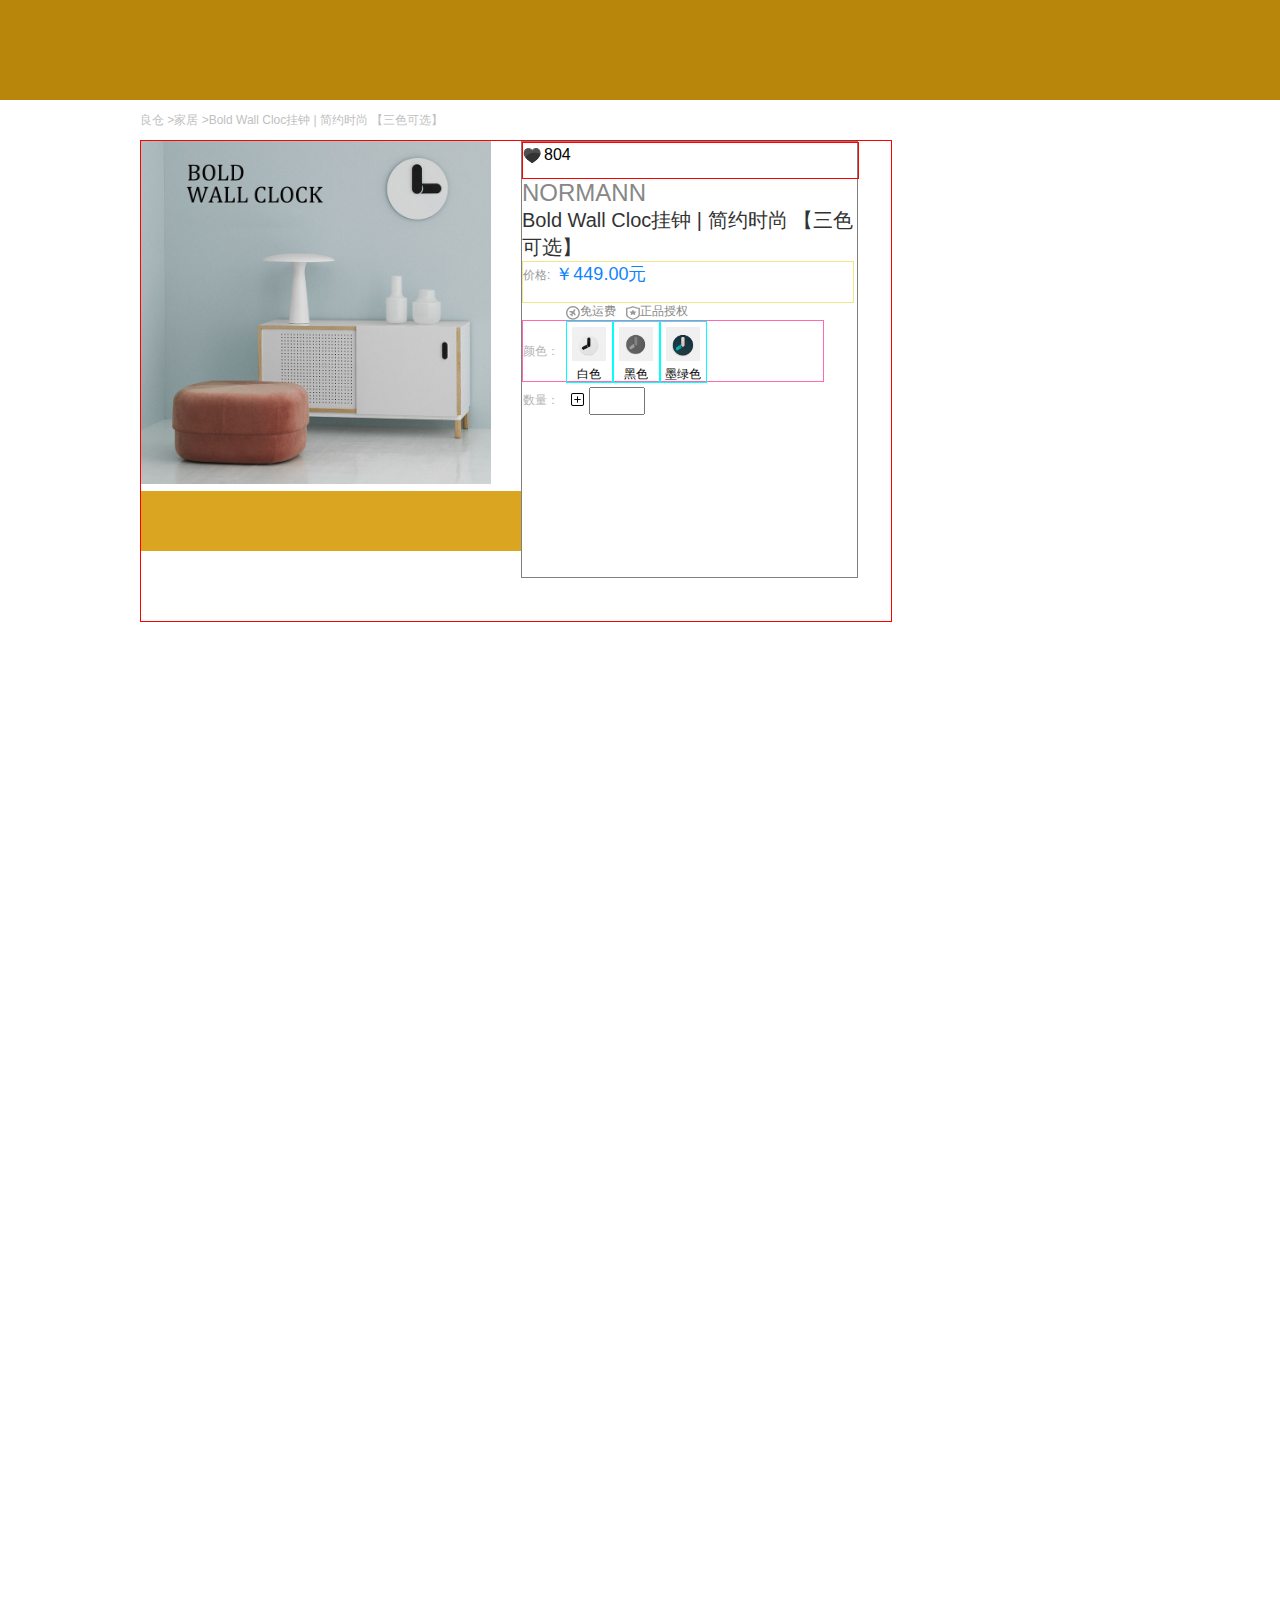
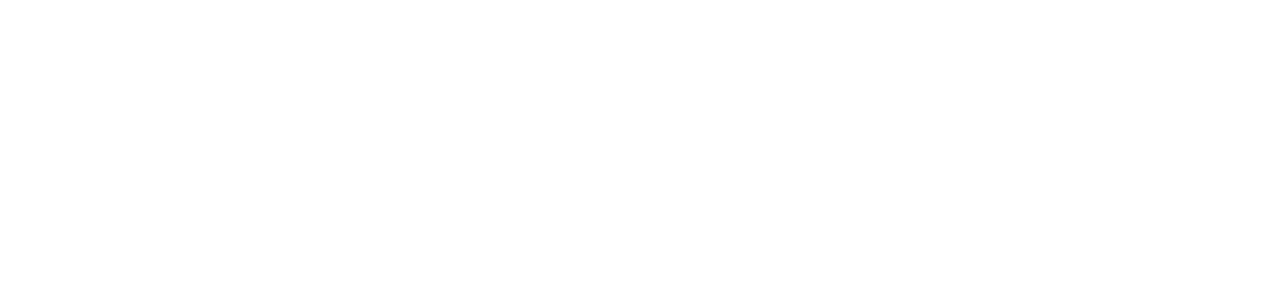
<file: shangpingtiaozhuan/index.html>
<!DOCTYPE html>
<html>
	<head>
		 <link  rel="stylesheet" href="css/index1.css"/>
		<meta charset="utf-8" />
		<title></title>
	</head>
	<body>
		<div class="head">
		</div>
		<div class="juzhong">
			<div class="clock">
			<p>良仓 ></p>
			 <p>家居 > </p>
			 <p>Bold Wall Cloc挂钟 | 简约时尚 【三色可选】</p>
			</div>
			<div class="navbox">
				<ul>
					<li>
					<img src="img/a1.jpg"/>
					</li>
					<li></li>
					<li></li>
					<li></li>
					<li></li>
				</ul>
				<div class="clock-1">
				</div>
				<div class="clock-2">
					<div class="like">
						<img src="img/xin_black.png"/><p>804</p>
					</div>
					<a>NORMANN</a>
					<p>Bold Wall Cloc挂钟 | 简约时尚 【三色可选】</p>
					<div class="like-1">
						<p>价格:</p><a>￥449.00元<a/>
					</div>
					<div class="like-2">
						<span class="fj"><img src="img/fj.png"/>免运费</span>
						<span class="dp"><img src="img/dp.png"/>正品授权</span>
					</div>
					<div class="like-3">
						<div class="colorCon">
							<p>颜色：&nbsp;&nbsp;</p>
							<div class="colorCon-1">
								<img src="img/bai.jpg"/>
								<p>白色</p>
							</div>
							<div class="colorCon-2">
								<img src="img/hei.jpg"/>
								<p>黑色</p>
							</div>
							<div class="colorCon-3">
								<img src="img/lan.jpg"/>
								<p>墨绿色</p>
							</div>
							<div class="jia-j">
								<p>数量：&nbsp;&nbsp;</p>
								<img src="img/jia.png"/>
								<input>
							</div>
						</div>
					</div>
				</div>
			</div>
		</div>
	</body>
</html>
</file>
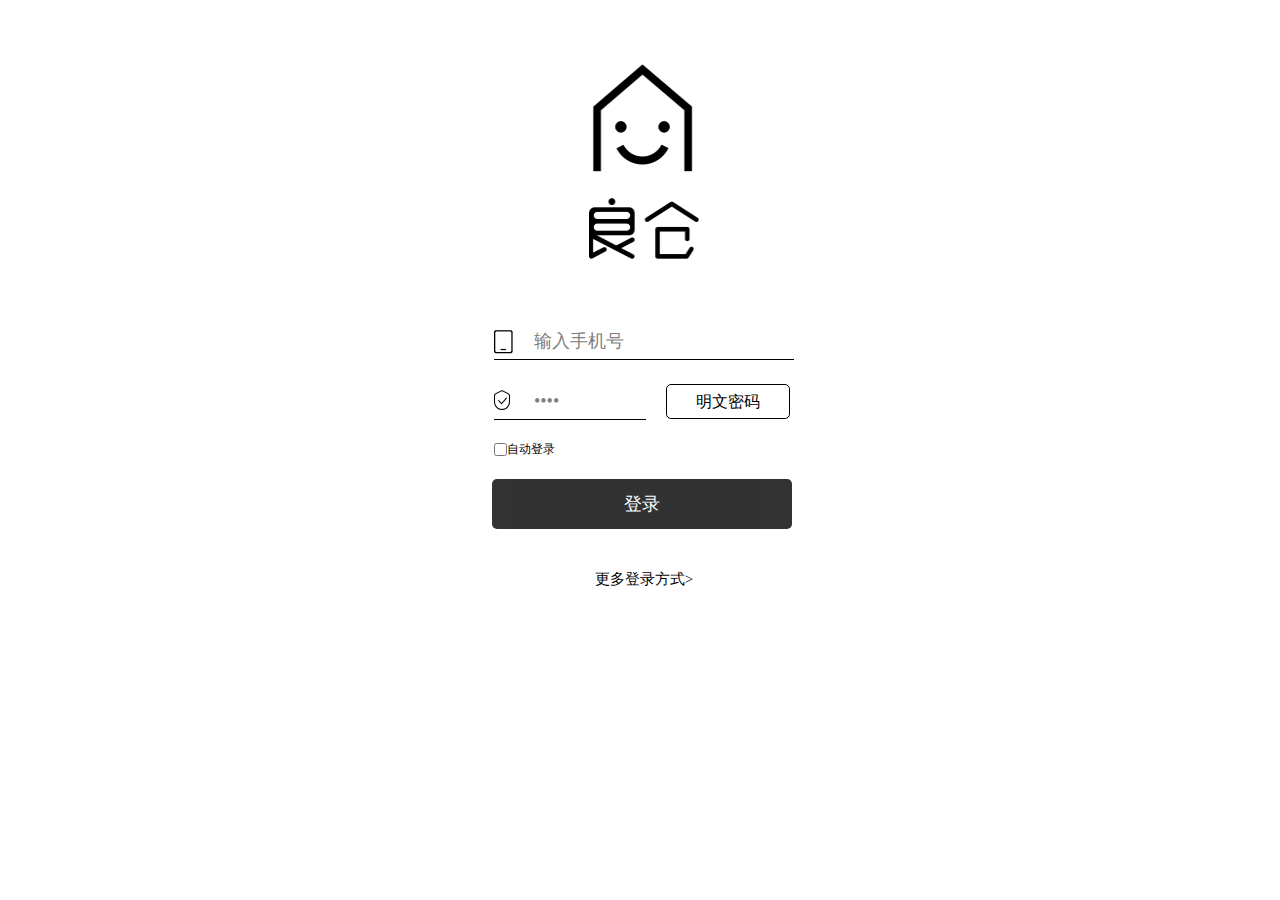
<file: login.html>
<!DOCTYPE html>
<html>
	<head>
		<meta charset="UTF-8">
		<title></title>
		
		<style type="text/css">
		/*界面初始化*/
		*{margin: 0;padding: 0;}
		a{color: #000000;text-decoration: none;}
		img{border: none;}
		
			#bigbox{
				width: 300px;
				margin:0 auto;
				
			}
			#logo{
				width: 300px;
				height: 320px;
				float: left;
			}
			#logo td img{
				width: 110px;
				height: 195px;
				float: left;
				margin:60px 95px;
			}
			#phone{
				width: 300px;
				height: 35px;
				float: left;
			}
			#phone td input{
				width: 260px;
				height: 35px;
				float: left;
				border: none;
				outline: none;
				background: url(img/nlphone.png) no-repeat 0 6px;
				background-color: #FFFFFF;
				padding-left: 40px;
				font:18px/35px "微软雅黑";
				color: gray;
				border-bottom: 1px solid black;
			}
			#entry-code{
				width: 300px;
				height: 35px;
				padding-top: 25px;
				float: left;
			}
			#entry-code td input{
				width: 112px;
				height: 35px;
				float: left;
				border: none;
				outline: none;
				background: url(img/nlcode.png) no-repeat 0 6px;
				padding-left: 40px;
				font:18px/35px "微软雅黑";
				color: gray;
				border-bottom: 1px solid black;
			}
			#entry-code td div{
				width: 122px;
				height: 33px;
				border: 1px solid black;
				border-radius: 5px;
				float: left;
				font: 16px/33px "微软雅黑";
				text-align: center;
				margin-left: 20px;
			}
			#auto-login{
				width: 300px;
				height: 40px;
				float: left;
			}
			#auto-login td{
				width: 300px;
				height: 20px;
				padding-top: 20px;
				font: 12px/20px "微软雅黑";
			}
			#auto-login td input{
				float: left;
				margin-top:4px;
			}
			#login{
				width: 300px;
				height: 110px;
				float: left;
			}
			#login td{
				width: 300px;
				height: 88px;
				padding-top: 22px;
				float: left;
			}
			#loginbtn{
				width: 300px;
				height: 50px;
				background: black;
				opacity: 0.8;
				color: white;
				font: 18px/50px "微软雅黑";
				float: left;
				cursor: pointer;
				border: none;
				outline: none;
				border-radius: 5px;
			}
			#more-login{
				width: 300px;
				height: 21px;
				float: left;
			}
			
			#more-login td a{
				width: 300px;
				height: 21px;
				float: left;
				font: 15px/20px "微软雅黑";
				text-align: center;
			}
		</style>
		
	</head>
	<body>
		<div id="bigbox">
			<table>
				<tr id = "logo">
					<td><a href="#"><img src="img/nlicon.png"/></a></td>
				</tr>
				
				<tr id = "phone">
					<td>
						<input value="输入手机号" id = "phonetext"></input>
					</td>
				</tr>
				
				<tr id = "entry-code">
					<td>
						<input type="password" value="输入密码" id = "password"></input>
						<div ><a href="#" class="passwordshow">明文密码</a></div>
					</td>
				</tr>
				
				<tr id = "auto-login">
					<td>
						<input type="checkbox" id = "checkBox"/>
						<span>自动登录</span>
					</td>
				</tr>
				
				<tr id = "login">
					<td>
						<button id="loginbtn">登录</button>
					</td>
				</tr>
				
				<tr id = "more-login">
					<td><a href="#">更多登录方式&gt;</a></td>
				</tr>
				
			</table>
		</div>
	</body>
	<script src="js/jquery-3.2.1.js" type="text/javascript" charset="utf-8"></script>
	<script src="js/jquery.idcode.js" type="text/javascript" charset="utf-8"></script>
	<script src="js/jquery.cookie.js" type="text/javascript" charset="utf-8"></script>
	<script src="js/login.js" type="text/javascript" charset="utf-8"></script>
</html>
</file>
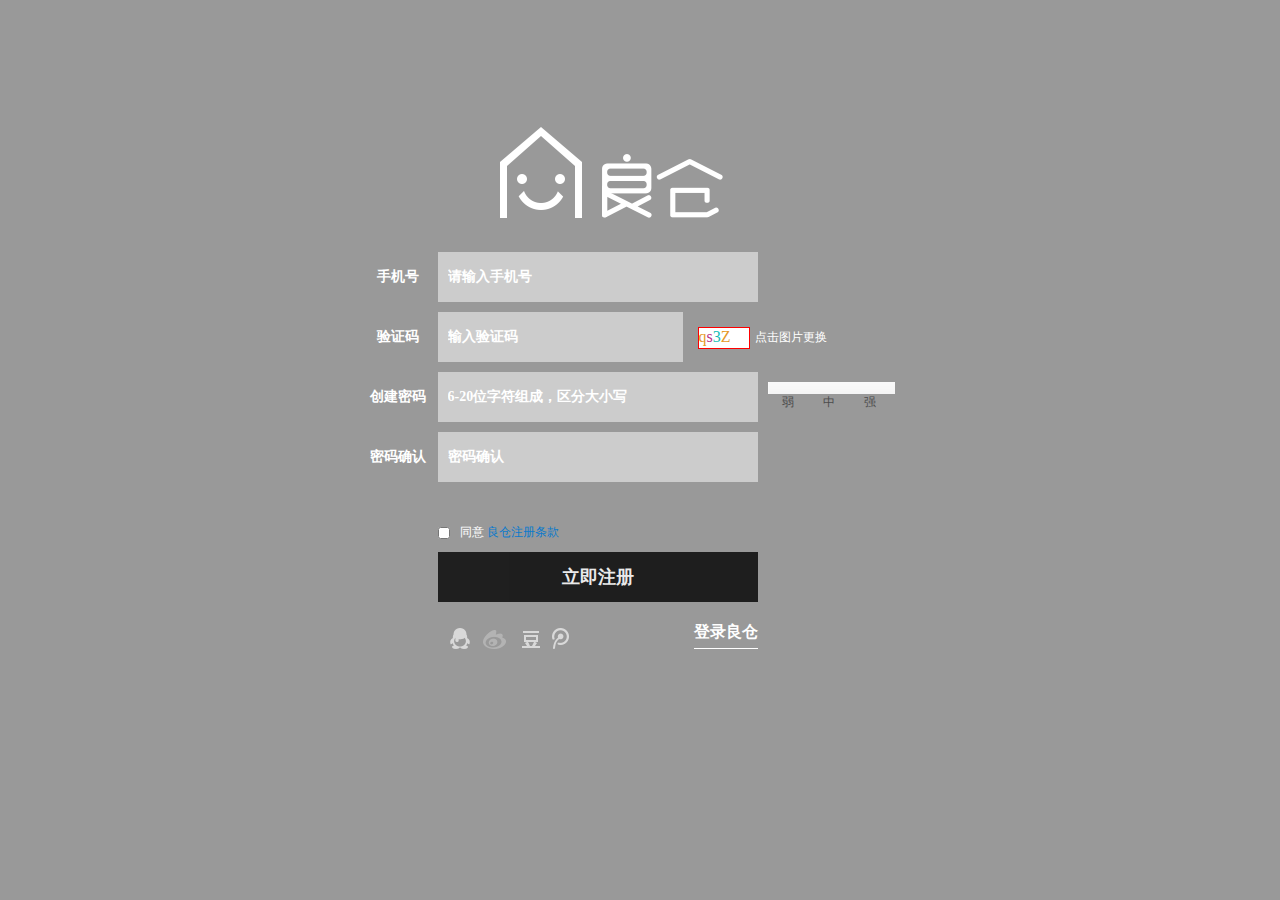
<file: register.html>
<!DOCTYPE html>
<html>
	<head>
		<meta charset="UTF-8">
		<title></title>
		<style>
		/*界面初始化*/
		*{margin: 0;padding: 0;}
		body{background: #999;}
		a{color: #000000;text-decoration: none;}
		li{list-style: none;}
		img{border: none;}
		
			#bigbox{
				width: 1000px;
				margin: 0 auto;
			}
			#bigbox table{
				width: 565px;
				margin: 0 auto;
				padding-top: 110px;
			}
			#logo{
				width: 565px;
				height: 110px;
				float: left;
			}
			#logo td{
				width: 226px;
				height: 110px;
				float: left;
				margin: 0 140px;
			}
			tr{
				width: 565px;
				height: 40px;
				float: left;
				margin:10px ;
			}
			th{
				width: 80px;
				height: 50px;
				float: left;
				font: 14px/50px "微软雅黑";
				font-weight: bold;
				color: #FFFFFF;
			}
			td{
				float: left;
			}
			input{
				width: 300px;
				height: 30px;
				border: none;
				outline: none;
				font: 14px/30px "微软雅黑";
				color: #fff;
				background:#CCCCCC;
				font-weight: bold;
				padding: 10px;
				
			}
			
			#entry-code input{
				width: 225px;
				float: left;
			}
			#idcode{
				width: 50px;
				height: 20px;
				background: white;
				border: 1px solid red;
				margin: 15px 5px 0 15px;
				float: left;
			}
			.change{
				font:12px/50px "微软雅黑";
				color: #FFFFFF;
			}
			.change a{
				color: #FFFFFF;
			}
			.strength{
				width: 127px;
				height: 30px;
				float: left;
				margin: 10px;
			}
			.strengthColor{
				width: 127px;
				height: 12px;
				float: left;
				background: url(img/block_bg_gray_266.png);
			}
			.strengthText{
				width: 127px;
				height: 12px;
				float: left;
			}
			.strengthText span{
				width: 41px;
				height: 12px;
				float: left;
				font-size: 12px;
				text-align: center;
				color: #4c4c4c;
			}
			#clause td{
				width: 320px;
				font: 12px/20px "微软雅黑";
				color: white;
				margin-top: 30px;
			}
			#clause input{
				width: 12px;
				height: 12px;
				float: left;
				margin: 5px 10px 0 0;
			}
			#clause a{
				color: #0c79cc;
			}
			#register input{
				width: 320px;
				height: 50px;
				padding: 0;
				margin: 0;
				background: black;
				opacity: 0.8;
				font: 18px/50px "微软雅黑";
				font-weight: bold;
				cursor: pointer;
			}
			#onRegister{
				width: 320px;
				height: 50px;
				padding: 0;
				margin: 0;
				background: black;
				opacity: 0.8;
				font: 18px/50px "微软雅黑";
				color: #FFFFFF;
				font-weight: bold;
				cursor: pointer;
				border: none;
				outline: none;
			}
			#more-register td{
				width: 320px;
				margin-top: 10px;
				font-weight: bold;
			}
			#more-register ul li{
				float: left;
				margin-left: 10px;
				padding-top: 5px;
			}
			.login a{
				color: white;
			}
		</style>
	</head>
	<body>
		<div id="bigbox">
			<table>
				<tr id = "logo">
					<td><a href="#"><img src="img/logo_icon.png"/></a></td>
				</tr>
				
				<tr id = "phone">
					<th>手机号</th>
					<td class="entry">
						<input value="请输入手机号" id = "phoneText"></input>
					</td>
					<td class="show"></td>
				</tr>
				
				<tr id = "entry-code">
					<th>验证码</th>
					<td>
						<input value="输入验证码" id ="Txtidcode"></input>
						<span id="idcode"></span>
					</td>
					<td class="change">点击图片更换</td>
				</tr>
				
				<tr id = "found-password">
					<th>创建密码</th>
					<td class="passWord">
						<input type="text" value="6-20位字符组成，区分大小写" id = "passwordTxet"></input>
					</td>
					<td class="strength">
						<div class="strengthColor"></div>
						<div class="strengthText">
							<span class="strength-left">弱</span>
							<span class="strength-center">中</span>
							<span class="strength-right">强</span>
						</div>
					</td>
				</tr>
				
				<tr id = "confirm-password">
					<th>密码确认</th>
					<td class="passWordConfirm">
						<input type="text" value="密码确认"></input>
					</td>
					<td class="reveal"></td>
				</tr>
				
				<tr id = "clause">
					<th></th>
					<td>
						<input type="checkbox" id = "checkBox"/>
						<span>同意 <a href="#"> 良仓注册条款</a></span>
					</td>
				</tr>
				
				<tr id = "register">
					<th></th>
					<td>
						<button id="onRegister">立即注册</button>
					</td>
				</tr>
				
				<tr id = "more-register">
					<th></th>
					<td>
						<ul>
							<li><a href="#"><img src="img/qqnormal.png"/></a></li>
							<li><a href="#"><img src="img/xinlangmouse.png"/></a></li>
							<li><a href="#"><img src="img/doubannormal.png"/></a></li>
							<li><a href="#"><img src="img/tengxunnormal.png"/></a></li>
							<li class="login" style="float: right;border-bottom: 1px solid white;padding-bottom: 5px;padding-top: 0;"><a href="login.html">登录良仓</a></li>
						</ul>
					</td>
				</tr>
				
			</table>
		</div>
	</body>
	<script src="js/jquery-3.2.1.js" type="text/javascript" charset="utf-8"></script>
	<script src="js/jquery.idcode.js" type="text/javascript" charset="utf-8"></script>
	<script src="js/register.js" type="text/javascript" charset="utf-8"></script>
	<script type="text/javascript">
	
	</script>
</html>
</file>
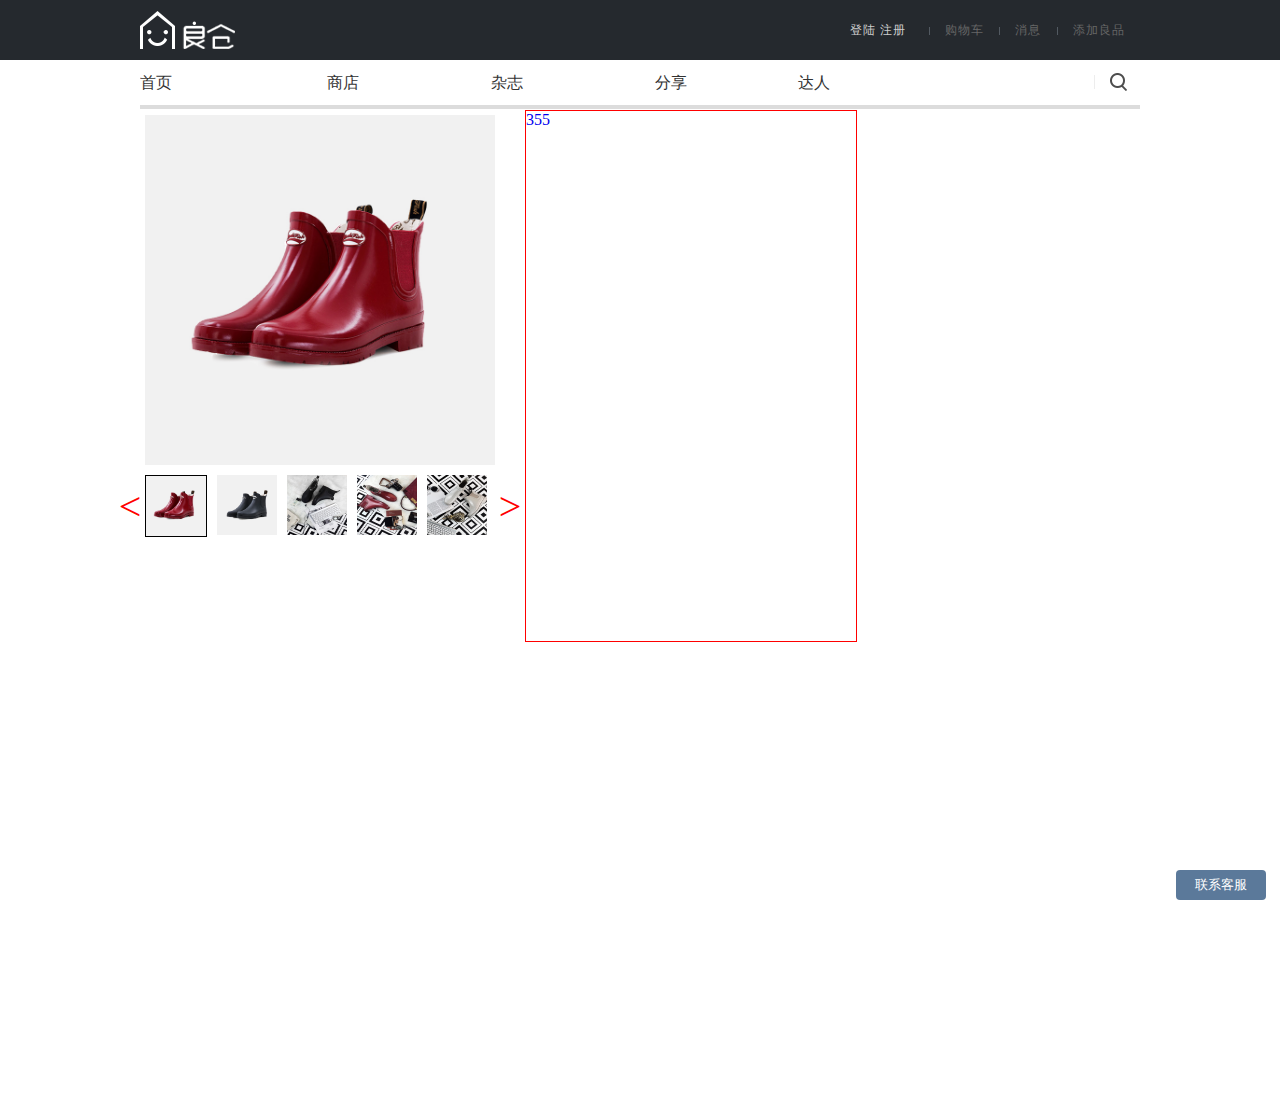
<file: shop.html>
<!DOCTYPE html>
<html>
	<head>
		<meta charset="UTF-8">
		<title>良仓.美好生活</title>
		<link href="css/liangcang-shop.css" rel="stylesheet"/>
	</head>
	<body>
		<div id="talk"><a href="javascript:">联系客服</a></div>
		<div id="goUp" class="bg-photo"></div>
		<div class="header" id="header1">
			<div class="header-box">
				<a class="logo" href="#"></a>
				<ul>
					<li class="sign-up" >
						<a href="#" id="sign-up">登陆</a>
						<a href="#" id="sign-in">注册</a>
					</li>
					<li class="line"></li>
					<li class="header-gouwu gouwuche">
						<a href="#">购物车</a>
						<div class="header-gouwu-caidan">
							<ul>
								<li class="header-gouwu-caidan-up">
									你的购物车暂时没有商品...
								</li>
								<li class="header-gouwu-caidan-down">
									快去抢购良仓商品吧！
								</li>
							</ul>
						</div>
					</li>
					
					<li class="line"></li>
					<li class="header-gouwu news">
						<a href="#">消息</a>
						<div class="header-gouwu-news">
							<ul>
								<li><a href="#">动态<span>0</span></a></li>
								<li><a href="#">评论<span>0</span></a></li>
								<li><a href="#">私信<span>0</span></a></li>
								<li><a href="#">粉丝<span>0</span></a></li>
								<li><a href="#">喜欢<span>0</span></a></li>
								<li class="lastLi"><a href="#">通知<span>0</span></a></li>
							</ul>
						</div>
					</li>
					<li class="line"></li>
					<li class="header-gouwu wupin">
						<a href="#">添加良品</a>
					</li>
				</ul>
				
			</div>
		</div>
		<div class="header-body">
			<div class="header-body-box">
				<div class="header-body-box-top" id="header-box-top">
					<ul>
						<li class="homePage"><a href="#">首页</a></li>
						<li class="subLi">
							<a href="#">商店</a>
							<div class="subShop" id="shop">
								<ul>
									<li>
										<a href="#">
											<img src="img/head/goods1.png"/>
											<span></span>
										</a>
										<div class="homeFurnshing">
										</div>
									</li>
									<li>
										<a href="#">
											<img src="img/23683.png"/>
											<span></span>
										</a>
										<div class="homeFurnshing">
										</div>
									</li>
									<li>
										<a href="#">
											<img src="img/23685.png"/>
											<span></span>
										</a>
										<div class="homeFurnshing">
										</div>
									</li>
									<li>
										<a href="#">
											<img src="img/23686.png"/>
											<span></span>
										</a>
										<div class="homeFurnshing">
										</div>
									</li>
									<li>
										<a href="#">
											<img src="img/head/goods1.png"/>
											<span></span>
										</a>
										<div class="homeFurnshing">
										</div>
									</li>
									<li>
										<a href="#">
											<img src="img/head/goods1.png"/>
											<span></span>
										</a>
										<div class="homeFurnshing">
										</div>
									</li>
									<li>
										<a href="#">
											<img src="img/head/goods1.png"/>
											<span></span>
										</a>
										<div class="homeFurnshing">
										</div>
									</li>
									<li>
										<a href="#">
											<img src="img/head/goods1.png"/>
											<span></span>
										</a>
										<div class="homeFurnshing">
										</div>
									</li>
									<li>
										<a href="#">
											<img src="img/head/goods1.png"/>
											<span></span>
										</a>
										<div class="homeFurnshing">
										</div>
									</li>
									<li>
										<a href="#">
											<img src="img/head/goods1.png"/>
											<span></span>
										</a>
										<div class="homeFurnshing">
										</div>
									</li>
									<li>
										<a href="#">
											<img src="img/head/goods1.png"/>
											<span>家居</span>
										</a>
										<div class="homeFurnshing">
										</div>
									</li>
									<li>
										<a href="#">
											<img src="img/head/goods1.png"/>
											<span>家居</span>
										</a>
										<div class="homeFurnshing">
										</div>
									</li>
									<li>
										<a href="#">
											<img src="img/head/goods1.png"/>
											<span>家居</span>
										</a>
										<div class="homeFurnshing">
										</div>
									</li>
									<li>
										<a href="#">
											<img src="img/head/goods1.png"/>
											<span>家居</span>
										</a>
										<div class="homeFurnshing">
										</div>
									</li>
									<li>
										<a href="#">
											<img src="img/head/goods1.png"/>
											<span>家居</span>
										</a>
										<div class="homeFurnshing">
										</div>
									</li>
									<li>
										<a href="#">
											<img src="img/head/goods1.png"/>
											<span>家居</span>
										</a>
										<div class="homeFurnshing">
										</div>
									</li>
									<li>
										<a href="#">
											<img src="img/head/goods1.png"/>
											<span>家居</span>
										</a>
										<div class="homeFurnshing">
										</div>
									</li>
									<li>
										<a href="#">
											<img src="img/head/goods1.png"/>
											<span>家居</span>
										</a>
										<div class="homeFurnshing">
										</div>
									</li>
									<li>
										<a href="#">
											<img src="img/head/goods1.png"/>
											<span>家居</span>
										</a>
										<div class="homeFurnshing">
										</div>
									</li>
								</ul>
								<div class="newShow">
									<a href="#">
										<img src="img/head/goods0.jpg"/>
										<span>新视线：  2015年7月刊</span>
									</a>
								</div>
							</div>
						</li>
						<li class="subLi"><a href="#">杂志</a></li>
						<li class="subLi"><a href="#">分享</a></li>
						<li class="subLi daren"><a href="#">达人</a></li>
					</ul>
					<div class="search">
						<div class="search-box">
							<div class="search-input" style="left: 280px;" id="search-box">
								<input type="text" placeholder="search..." id="search1"/>
							</div>
						</div>
						<a id="search-logo" class="bg-photo"></a>
					</div>
				</div>
			</div>
		</div>
		
		<div id="main">
			<div class="album">
				<div class="bigShow"><img src="img/396432.jpg"/></div>
				<div class="little-show">
					<a href="javascript:" class="pre">&lt;</a>
					<a href="javascript:" class="next">&gt;</a>
					<div class="img-box">
						<ul class="littleshow">
							<li class="on"><img src="img/396432.jpg"/></li>
							<li><img src="img/396433.jpg"/></li>
							<li><img src="img/396434.jpg"/></li>
							<li><img src="img/396435.jpg"/></li>
							<li><img src="img/396436.jpg"/></li>
							<li><img src="img/396437.jpg"/></li>
							<li><img src="img/396438.jpg"/></li>
							
						</ul>
					</div>
					
				</div>
				
			</div>
			
			<div class="showCenter">
				<div class="like">
					<a href="#">355</a>
				</div>
			</div>
			
			<div class="resemble">
				
			</div>
		</div>
	</body>
	<script src="js/jquery-3.2.1.js" type="text/javascript" charset="utf-8"></script>
	<script src="js/shop.js" type="text/javascript" charset="utf-8"></script>
</html>
</file>
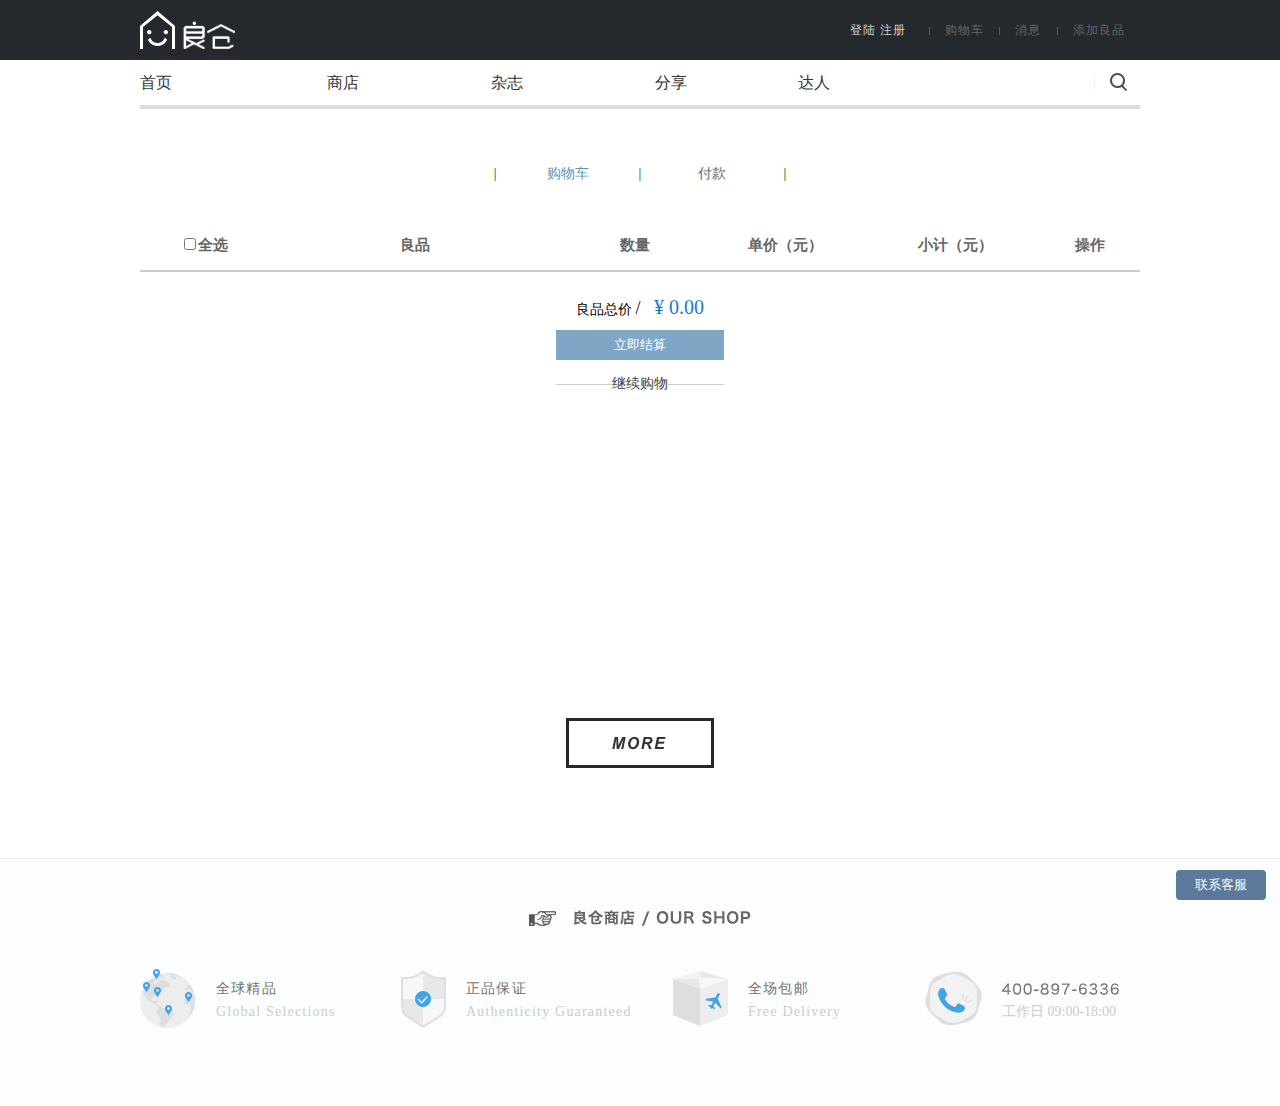
<file: liangcang/liangcang-gouwuche-cs-qiushuai.html>
<!DOCTYPE html>
<html>
	<head>
		<meta charset="UTF-8">
		<title></title>
		<link href="css/liangcang-shouye.css" rel="stylesheet" />
		<link href="css/liangcang-gouwuche.css" rel="stylesheet" />
		
	</head>
	<body>
		<div id="talk"><a href="javascript:">联系客服</a></div>
		<div id="goUp" class="bg-photo"></div>
		<div class="header" id="header1">
			<div class="header-box">
				<a class="logo" href="#"></a>
				<ul>
					<li class="sign-up" >
						<a href="#" id="sign-up">登陆</a>
						<a href="#" id="sign-in">注册</a>
					</li>
					<li class="line"></li>
					<li class="header-gouwu gouwuche">
						<a href="#">购物车</a>
						<div class="header-gouwu-caidan">
							<ul>
								<li class="header-gouwu-caidan-up">
									你的购物车暂时没有商品...
								</li>
								<li class="header-gouwu-caidan-down">
									快去抢购良仓商品吧！
								</li>
							</ul>
						</div>
					</li>
					
					<li class="line"></li>
					<li class="header-gouwu news">
						<a href="#">消息</a>
						<div class="header-gouwu-news">
							<ul>
								<li><a href="#">动态<span>0</span></a></li>
								<li><a href="#">评论<span>0</span></a></li>
								<li><a href="#">私信<span>0</span></a></li>
								<li><a href="#">粉丝<span>0</span></a></li>
								<li><a href="#">喜欢<span>0</span></a></li>
								<li class="lastLi"><a href="#">通知<span>0</span></a></li>
							</ul>
						</div>
					</li>
					<li class="line"></li>
					<li class="header-gouwu wupin">
						<a href="#">添加良品</a>
					</li>
				</ul>
				
			</div>
		</div>
		<div class="header-body">
			<div class="header-body-box">
				<div class="header-body-box-top" id="header-box-top">
					<ul>
						<li class="homePage"><a href="#">首页</a></li>
						<li class="subLi">
							<a href="#">商店</a>
							<div class="subShop" id="shop">
								<ul>
									<li>
										<a href="#">
											<img src="img/head/goods1.png"/>
											<span></span>
										</a>
										<div class="homeFurnshing">
										</div>
									</li>
									<li>
										<a href="#">
											<img src="img/23683.png"/>
											<span></span>
										</a>
										<div class="homeFurnshing">
										</div>
									</li>
									<li>
										<a href="#">
											<img src="img/23685.png"/>
											<span></span>
										</a>
										<div class="homeFurnshing">
										</div>
									</li>
									<li>
										<a href="#">
											<img src="img/23686.png"/>
											<span></span>
										</a>
										<div class="homeFurnshing">
										</div>
									</li>
									<li>
										<a href="#">
											<img src="img/head/goods1.png"/>
											<span></span>
										</a>
										<div class="homeFurnshing">
										</div>
									</li>
									<li>
										<a href="#">
											<img src="img/head/goods1.png"/>
											<span></span>
										</a>
										<div class="homeFurnshing">
										</div>
									</li>
									<li>
										<a href="#">
											<img src="img/head/goods1.png"/>
											<span></span>
										</a>
										<div class="homeFurnshing">
										</div>
									</li>
									<li>
										<a href="#">
											<img src="img/head/goods1.png"/>
											<span></span>
										</a>
										<div class="homeFurnshing">
										</div>
									</li>
									<li>
										<a href="#">
											<img src="img/head/goods1.png"/>
											<span></span>
										</a>
										<div class="homeFurnshing">
										</div>
									</li>
									<li>
										<a href="#">
											<img src="img/head/goods1.png"/>
											<span></span>
										</a>
										<div class="homeFurnshing">
										</div>
									</li>
									<li>
										<a href="#">
											<img src="img/head/goods1.png"/>
											<span>家居</span>
										</a>
										<div class="homeFurnshing">
										</div>
									</li>
									<li>
										<a href="#">
											<img src="img/head/goods1.png"/>
											<span>家居</span>
										</a>
										<div class="homeFurnshing">
										</div>
									</li>
									<li>
										<a href="#">
											<img src="img/head/goods1.png"/>
											<span>家居</span>
										</a>
										<div class="homeFurnshing">
										</div>
									</li>
									<li>
										<a href="#">
											<img src="img/head/goods1.png"/>
											<span>家居</span>
										</a>
										<div class="homeFurnshing">
										</div>
									</li>
									<li>
										<a href="#">
											<img src="img/head/goods1.png"/>
											<span>家居</span>
										</a>
										<div class="homeFurnshing">
										</div>
									</li>
									<li>
										<a href="#">
											<img src="img/head/goods1.png"/>
											<span>家居</span>
										</a>
										<div class="homeFurnshing">
										</div>
									</li>
									<li>
										<a href="#">
											<img src="img/head/goods1.png"/>
											<span>家居</span>
										</a>
										<div class="homeFurnshing">
										</div>
									</li>
									<li>
										<a href="#">
											<img src="img/head/goods1.png"/>
											<span>家居</span>
										</a>
										<div class="homeFurnshing">
										</div>
									</li>
									<li>
										<a href="#">
											<img src="img/head/goods1.png"/>
											<span>家居</span>
										</a>
										<div class="homeFurnshing">
										</div>
									</li>
								</ul>
								<div class="newShow">
									<a href="#">
										<img src="img/head/goods0.jpg"/>
										<span>新视线：  2015年7月刊</span>
									</a>
								</div>
							</div>
						</li>
						<li class="subLi"><a href="#">杂志</a></li>
						<li class="subLi"><a href="#">分享</a></li>
						<li class="subLi daren"><a href="#">达人</a></li>
					</ul>
					<div class="search">
						<div class="search-box">
							<div class="search-input" style="left: 280px;" id="search-box">
								<input type="text" placeholder="search..." id="search1"/>
							</div>
						</div>
						<a id="search-logo" class="bg-photo"></a>
					</div>
				</div>
				
				<div id="shopingStep">
					|	
					<div class="item3">
						<span class="txt chk">购物车</span>
					</div>
					|
					<div class="item3">
						<span class="txt">付款</span>
					</div>
					|
				</div>
				<div id="shopingcarlist">
					<table class="carTab">
						<tbody>
							<tr>
								<th class="txt1" width="110">
									<input type="checkbox" class="chkbox" />全选
								</th>
								<th width="300">良品</th>
								<th width="120">数量</th>
								<th width="160">单价（元）</th>
								<th width="160">小计（元）</th>
								<th>操作</th>
							</tr>
							<tr id="itemlist2"></tr>
						</tbody>
					</table>
				</div>
				<div id="shopingcarOpt">
					<form action="/i/shoppingcar/submit/" method="post" id="cartForm" name="cartForm">
						
						<input type="hidden" value="0.00" id="payMoney"/>
						<p>
							良品总价
							<font style="font-size:18px;">/</font>
							<span class="priceNo">
								¥
								<font id="payMoneyTxt">0.00</font>
							</span>
						</p>
						<p>
							<input type="button" id="checkoutBtn" value="立即结算" onclick="jiesuan()"/>
						</p>
						<p>
							
						</p>
						<fieldset>
							<legend>
								<a href="#">继续购物</a>
							</legend>
							
							
						</fieldset>
					</form>
				</div>
				<div class="shopShow" id="shop-box">
					
				</div>
				<div id="pagers">
					<a href="#" target="_blank" class="more bg-photo"></a>
					
				</div>
				
			</div>
		
			<div id="service">
				<a href="#" class="bg-photo">
					<p class="hand bg-photo" style="left: 0;" id="ahand"></p>
				</a>
				<div class="slogen">
					<dl class="fore1">
						<dt class="bg-photo"></dt>
						<dd>
							<p class="chinesetop">全球精品</p>
							<p class="english">Global Selections</p>
							<p class="clr"></p>
						</dd>
					</dl>
					<dl class="fore2">
						<dt class="bg-photo"></dt>
						<dd>
							<p class="chinesetop">正品保证</p>
							<p class="english">Authenticity Guaranteed</p>
							<p class="clr"></p>
						</dd>
					</dl>
					<dl class="fore3">
						<dt class="bg-photo"></dt>
						<dd>
							<p class="chinesetop">全场包邮</p>
							<p class="english">Free Delivery</p>
							<p class="clr"></p>
						</dd>
					</dl>
					<dl class="fore4">
						<dt class="bg-photo"></dt>
						<dd>
							<p class="chinesetop phonehm bg-photo"></p>
							<p class="english">工作日 09:00-18:00</p>
							<p class="clr"></p>
						</dd>
					</dl>
					<p class="clr"></p>
				</div>
			</div>
		</div>
		
		
	
	</body>
</html>
<script src="js/jquery-3.2.1.js"></script>
<script src="js/jquery.mousewheel.js"></script>
<script src="js/liangcang-shouye.js"></script>
<script type="text/javascript">
	var p = 8
</script>
</file>
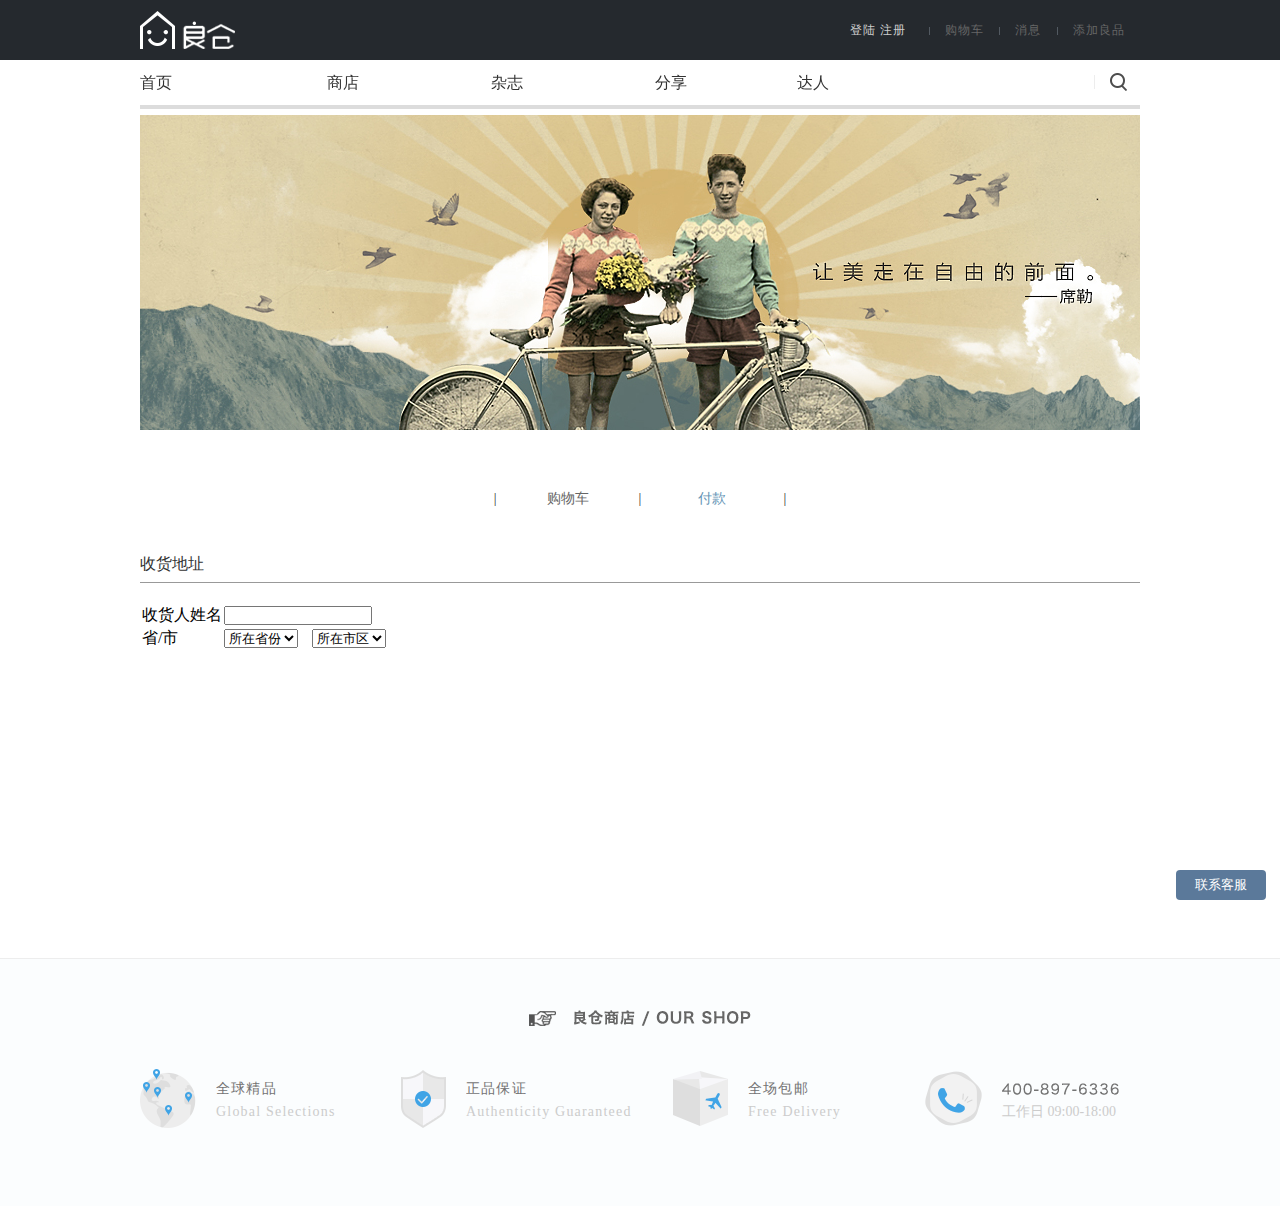
<file: liangcang/liangcang-gouwuche2-cs-qiushuai.html>
<!DOCTYPE html>
<html>
	<head>
		<meta charset="UTF-8">
		<title></title>
		<link href="css/liangcang-shouye.css" rel="stylesheet" />
		
		<link href="css/liangcang-jiesuan.css" rel="stylesheet"/>
	</head>
	<body>
		<div id="talk"><a href="javascript:">联系客服</a></div>
		<div id="goUp" class="bg-photo"></div>
		<div class="header" id="header1">
			<div class="header-box">
				<a class="logo" href="#"></a>
				<ul>
					<li class="sign-up" >
						<a href="#" id="sign-up">登陆</a>
						<a href="#" id="sign-in">注册</a>
					</li>
					<li class="line"></li>
					<li class="header-gouwu gouwuche">
						<a href="#">购物车</a>
						<div class="header-gouwu-caidan">
							<ul>
								<li class="header-gouwu-caidan-up">
									你的购物车暂时没有商品...
								</li>
								<li class="header-gouwu-caidan-down">
									快去抢购良仓商品吧！
								</li>
							</ul>
						</div>
					</li>
					
					<li class="line"></li>
					<li class="header-gouwu news">
						<a href="#">消息</a>
						<div class="header-gouwu-news">
							<ul>
								<li><a href="#">动态<span>0</span></a></li>
								<li><a href="#">评论<span>0</span></a></li>
								<li><a href="#">私信<span>0</span></a></li>
								<li><a href="#">粉丝<span>0</span></a></li>
								<li><a href="#">喜欢<span>0</span></a></li>
								<li class="lastLi"><a href="#">通知<span>0</span></a></li>
							</ul>
						</div>
					</li>
					<li class="line"></li>
					<li class="header-gouwu wupin">
						<a href="#">添加良品</a>
					</li>
				</ul>
				
			</div>
		</div>
		<div class="header-body">
			<div class="header-body-box">
				<div class="header-body-box-top" id="header-box-top">
					<ul>
						<li class="homePage"><a href="#">首页</a></li>
						<li class="subLi">
							<a href="http://127.0.0.1:8020/liangcang/liangcang-shop-cs-qiushuai.html?__hbt=1509525126993">商店</a>
							<div class="subShop" id="shop">
								<ul>
									<li>
										<a href="#">
											<img src="img/head/goods1.png"/>
											<span></span>
										</a>
										<div class="homeFurnshing">
										</div>
									</li>
									<li>
										<a href="#">
											<img src="img/23683.png"/>
											<span></span>
										</a>
										<div class="homeFurnshing">
										</div>
									</li>
									<li>
										<a href="#">
											<img src="img/23685.png"/>
											<span></span>
										</a>
										<div class="homeFurnshing">
										</div>
									</li>
									<li>
										<a href="#">
											<img src="img/23686.png"/>
											<span></span>
										</a>
										<div class="homeFurnshing">
										</div>
									</li>
									<li>
										<a href="#">
											<img src="img/head/goods1.png"/>
											<span></span>
										</a>
										<div class="homeFurnshing">
										</div>
									</li>
									<li>
										<a href="#">
											<img src="img/head/goods1.png"/>
											<span></span>
										</a>
										<div class="homeFurnshing">
										</div>
									</li>
									<li>
										<a href="#">
											<img src="img/head/goods1.png"/>
											<span></span>
										</a>
										<div class="homeFurnshing">
										</div>
									</li>
									<li>
										<a href="#">
											<img src="img/head/goods1.png"/>
											<span></span>
										</a>
										<div class="homeFurnshing">
										</div>
									</li>
									<li>
										<a href="#">
											<img src="img/head/goods1.png"/>
											<span></span>
										</a>
										<div class="homeFurnshing">
										</div>
									</li>
									<li>
										<a href="#">
											<img src="img/head/goods1.png"/>
											<span></span>
										</a>
										<div class="homeFurnshing">
										</div>
									</li>
									<li>
										<a href="#">
											<img src="img/head/goods1.png"/>
											<span>家居</span>
										</a>
										<div class="homeFurnshing">
										</div>
									</li>
									<li>
										<a href="#">
											<img src="img/head/goods1.png"/>
											<span>家居</span>
										</a>
										<div class="homeFurnshing">
										</div>
									</li>
									<li>
										<a href="#">
											<img src="img/head/goods1.png"/>
											<span>家居</span>
										</a>
										<div class="homeFurnshing">
										</div>
									</li>
									<li>
										<a href="#">
											<img src="img/head/goods1.png"/>
											<span>家居</span>
										</a>
										<div class="homeFurnshing">
										</div>
									</li>
									<li>
										<a href="#">
											<img src="img/head/goods1.png"/>
											<span>家居</span>
										</a>
										<div class="homeFurnshing">
										</div>
									</li>
									<li>
										<a href="#">
											<img src="img/head/goods1.png"/>
											<span>家居</span>
										</a>
										<div class="homeFurnshing">
										</div>
									</li>
									<li>
										<a href="#">
											<img src="img/head/goods1.png"/>
											<span>家居</span>
										</a>
										<div class="homeFurnshing">
										</div>
									</li>
									<li>
										<a href="#">
											<img src="img/head/goods1.png"/>
											<span>家居</span>
										</a>
										<div class="homeFurnshing">
										</div>
									</li>
									<li>
										<a href="#">
											<img src="img/head/goods1.png"/>
											<span>家居</span>
										</a>
										<div class="homeFurnshing">
										</div>
									</li>
								</ul>
								<div class="newShow">
									<a href="#">
										<img src="img/head/goods0.jpg"/>
										<span>新视线：  2015年7月刊</span>
									</a>
								</div>
							</div>
						</li>
						<li class="subLi"><a href="#">杂志</a></li>
						<li class="subLi"><a href="#">分享</a></li>
						<li class="subLi daren"><a href="#">达人</a></li>
					</ul>
					<div class="search">
						<div class="search-box">
							<div class="search-input" style="left: 280px;" id="search-box">
								<input type="text" placeholder="search..." id="search1"/>
							</div>
						</div>
						<a id="search-logo" class="bg-photo"></a>
					</div>
				</div>
				
				
				<div id="shopBanner">
					<img src="img/deal1.jpg" />
				</div>
				
				<div id="shopingStep">
					|	
					<div class="item3">
						<span class="txt">购物车</span>
					</div>
					|
					<div class="item3">
						<span class="txt chk">付款</span>
					</div>
					|
				</div>
				
				
				
				<div id="shoppingcarList" style="margin-top:20px;padding-bottom:20px;">
					<div class="navTle3">收货地址</div>
				</div>
				
				<div class="newAddrCon">
					
					<div class="con" id="showAdd">
						<form action="" method="post" id="addrForm" class="addrForm">
							
							<input type="hidden" value="0"/>
							<table>
								<tbody>
									<tr>
										<td class="txt">收货人姓名</td>
										<td>
											<input type="text" class="inpt" id="consignee" style="width: 144px;" />
										</td>
									</tr>
									<tr>
										<td class="txt">省/市</td>
										<td>
											<select class="inpt" id="province">
												<option value="" region_id="2">所在省份</option>
												<option value="北京" region_id="2">北京</option>
												<option value="" region_id="2"></option>
												<option value="" region_id="2"></option>
												<option value="" region_id="2"></option>
												<option value="" region_id="2"></option>
												<option value="" region_id="2"></option>
												<option value="" region_id="2"></option>
												<option value="" region_id="2"></option>
												<option value="" region_id="2"></option>
												<option value="" region_id="2"></option>
												<option value="" region_id="2"></option>
												<option value="" region_id="2"></option>
												<option value="" region_id="2"></option>
												<option value="" region_id="2"></option>
												<option value="" region_id="2"></option>
												<option value="" region_id="2"></option>
												<option value="" region_id="2"></option>
												<option value="" region_id="2"></option>
												<option value="" region_id="2"></option>
												<option value="" region_id="2"></option>
												<option value="" region_id="2"></option>
												<option value="" region_id="2"></option>
												<option value="" region_id="2"></option>
												<option value="" region_id="2"></option>
												<option value="" region_id="2"></option>
												<option value="" region_id="2"></option>
												<option value="" region_id="2"></option>
												<option value="" region_id="2"></option>
												<option value="" region_id="2"></option>
												<option value="" region_id="2"></option>
												<option value="" region_id="2"></option>
											</select>
											<select class="inpt" id="city" style="margin-left: 10px;">
												<option value="">所在市区</option>
											</select>
										</td>
									</tr>
									<tr></tr>
									<tr></tr>
									<tr></tr>
								</tbody>
							</table>
						</form>
					</div>
				</div>
				
				
				<div class="shopShow" id="shop-box">
					
				</div>
				
				
			</div>
		
			<div id="service">
				<a href="#" class="bg-photo">
					<p class="hand bg-photo" style="left: 0;" id="ahand"></p>
				</a>
				<div class="slogen">
					<dl class="fore1">
						<dt class="bg-photo"></dt>
						<dd>
							<p class="chinesetop">全球精品</p>
							<p class="english">Global Selections</p>
							<p class="clr"></p>
						</dd>
					</dl>
					<dl class="fore2">
						<dt class="bg-photo"></dt>
						<dd>
							<p class="chinesetop">正品保证</p>
							<p class="english">Authenticity Guaranteed</p>
							<p class="clr"></p>
						</dd>
					</dl>
					<dl class="fore3">
						<dt class="bg-photo"></dt>
						<dd>
							<p class="chinesetop">全场包邮</p>
							<p class="english">Free Delivery</p>
							<p class="clr"></p>
						</dd>
					</dl>
					<dl class="fore4">
						<dt class="bg-photo"></dt>
						<dd>
							<p class="chinesetop phonehm bg-photo"></p>
							<p class="english">工作日 09:00-18:00</p>
							<p class="clr"></p>
						</dd>
					</dl>
					<p class="clr"></p>
				</div>
			</div>
		</div>
		
		
	
	</body>
</html>
<script src="js/jquery-3.2.1.js"></script>
<script src="js/jquery.mousewheel.js"></script>
<script src="js/liangcang-shouye.js"></script>
<script type="text/javascript">
	var p = 8
</script>
</file>
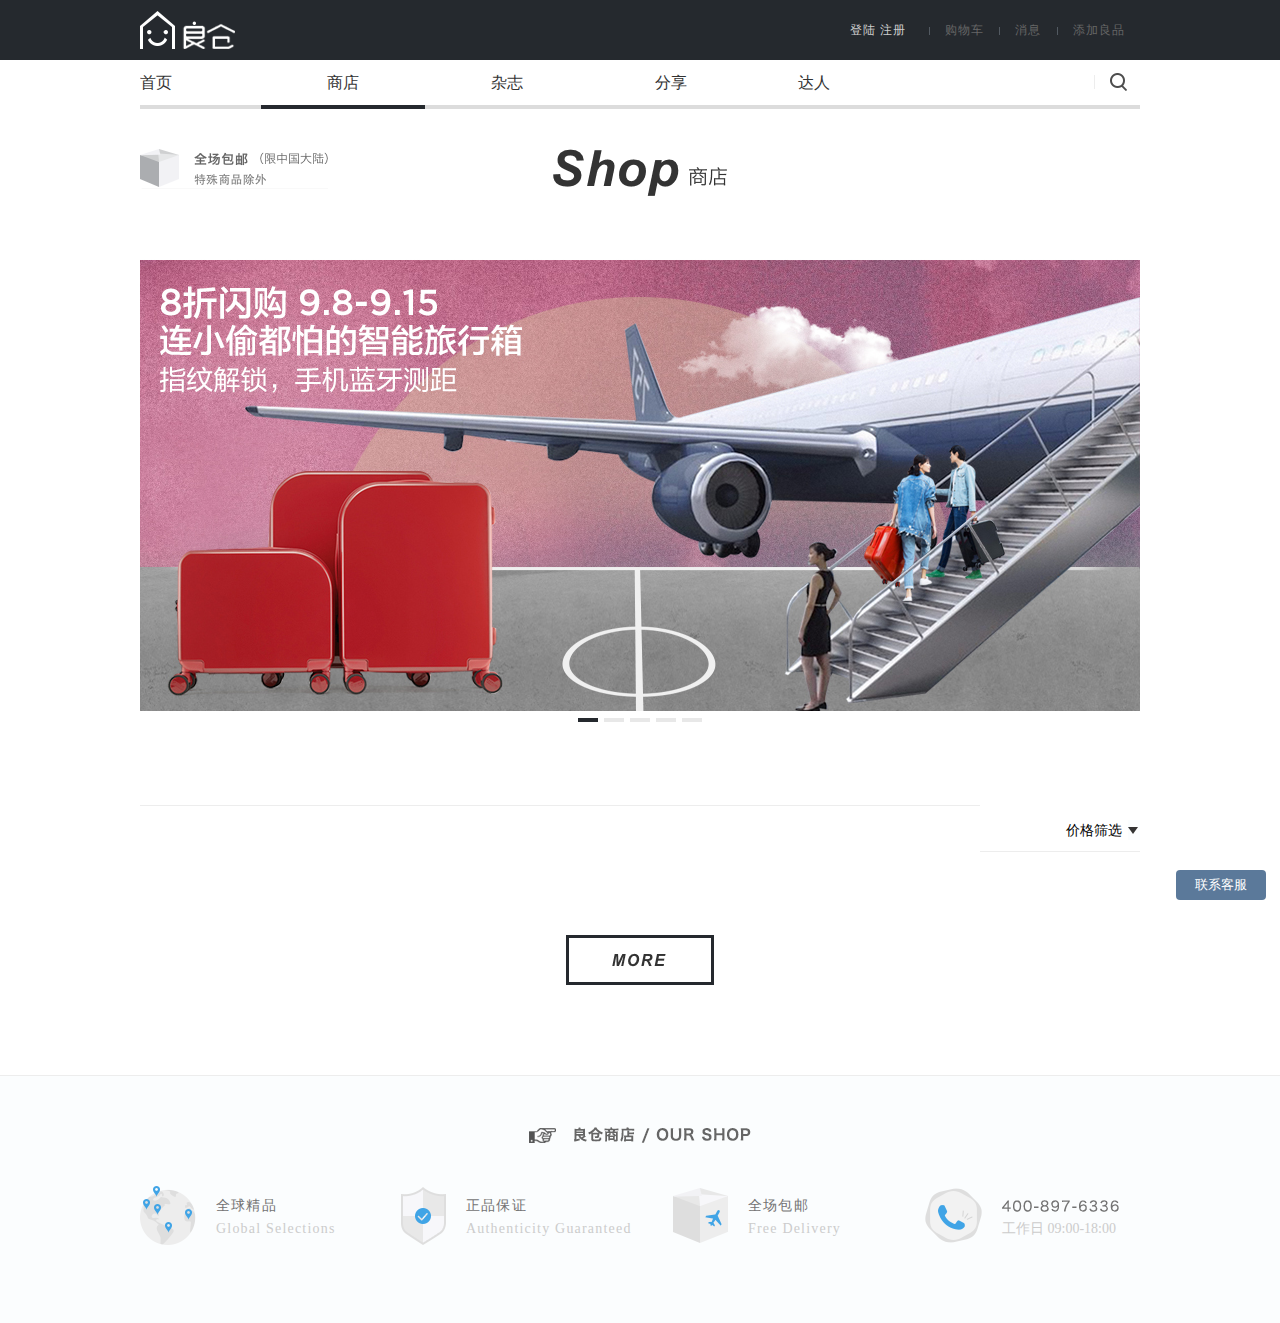
<file: liangcang/liangcang-shop-cs-qiushuai.html>
<!DOCTYPE html>
<html>
	<head>
		<meta charset="UTF-8">
		<title>良仓.美好生活</title>
		<link href="css/liangcang-shouye.css" rel="stylesheet" />
		<link rel="stylesheet" href="css/liangcang-shop.css" />
	</head>
	<body>
		<div id="talk"><a href="javascript:">联系客服</a></div>
		<div id="goUp" class="bg-photo"></div>
		<div class="header" id="header1">
			<div class="header-box">
				<a class="logo" href="#"></a>
				<ul>
					<li class="sign-up" >
						<a href="../login.html" id="sign-up">登陆</a>
						<a href="../register.html" id="sign-in">注册</a>
					</li>
					<li class="line"></li>
					<li class="header-gouwu gouwuche">
						<a href="#">购物车</a>
						<div class="header-gouwu-caidan">
							<ul>
								<li class="header-gouwu-caidan-up">
									你的购物车暂时没有商品...
								</li>
								<li class="header-gouwu-caidan-down">
									快去抢购良仓商品吧！
								</li>
							</ul>
						</div>
					</li>
					
					<li class="line"></li>
					<li class="header-gouwu news">
						<a href="#">消息</a>
						<div class="header-gouwu-news">
							<ul>
								<li><a href="#">动态<span>0</span></a></li>
								<li><a href="#">评论<span>0</span></a></li>
								<li><a href="#">私信<span>0</span></a></li>
								<li><a href="#">粉丝<span>0</span></a></li>
								<li><a href="#">喜欢<span>0</span></a></li>
								<li class="lastLi"><a href="#">通知<span>0</span></a></li>
							</ul>
						</div>
					</li>
					<li class="line"></li>
					<li class="header-gouwu wupin">
						<a href="#">添加良品</a>
					</li>
				</ul>
				
			</div>
		</div>
		<div class="header-body">
			<div class="header-body-box">
				<div class="header-body-box-top" id="header-box-top">
					<ul>
						<li class="homePage"><a href="liangcang-shouye-cs-qiushuai.html">首页</a></li>
						<li class="subLi">
							<a href="liangcang-shop-cs-qiushuai.html">商店</a>
							<div class="subShop" id="shop">
								<ul>
									<li>
										<a href="#">
											<img src="img/head/goods1.png"/>
											<span></span>
										</a>
										<div class="homeFurnshing">
										</div>
									</li>
									<li>
										<a href="#">
											<img src="img/23683.png"/>
											<span></span>
										</a>
										<div class="homeFurnshing">
										</div>
									</li>
									<li>
										<a href="#">
											<img src="img/23685.png"/>
											<span></span>
										</a>
										<div class="homeFurnshing">
										</div>
									</li>
									<li>
										<a href="#">
											<img src="img/23686.png"/>
											<span></span>
										</a>
										<div class="homeFurnshing">
										</div>
									</li>
									<li>
										<a href="#">
											<img src="img/head/goods1.png"/>
											<span></span>
										</a>
										<div class="homeFurnshing">
										</div>
									</li>
									<li>
										<a href="#">
											<img src="img/head/goods1.png"/>
											<span></span>
										</a>
										<div class="homeFurnshing">
										</div>
									</li>
									<li>
										<a href="#">
											<img src="img/head/goods1.png"/>
											<span></span>
										</a>
										<div class="homeFurnshing">
										</div>
									</li>
									<li>
										<a href="#">
											<img src="img/head/goods1.png"/>
											<span></span>
										</a>
										<div class="homeFurnshing">
										</div>
									</li>
									<li>
										<a href="#">
											<img src="img/head/goods1.png"/>
											<span></span>
										</a>
										<div class="homeFurnshing">
										</div>
									</li>
									<li>
										<a href="#">
											<img src="img/head/goods1.png"/>
											<span></span>
										</a>
										<div class="homeFurnshing">
										</div>
									</li>
									<li>
										<a href="#">
											<img src="img/head/goods1.png"/>
											<span>家居</span>
										</a>
										<div class="homeFurnshing">
										</div>
									</li>
									<li>
										<a href="#">
											<img src="img/head/goods1.png"/>
											<span>家居</span>
										</a>
										<div class="homeFurnshing">
										</div>
									</li>
									<li>
										<a href="#">
											<img src="img/head/goods1.png"/>
											<span>家居</span>
										</a>
										<div class="homeFurnshing">
										</div>
									</li>
									<li>
										<a href="#">
											<img src="img/head/goods1.png"/>
											<span>家居</span>
										</a>
										<div class="homeFurnshing">
										</div>
									</li>
									<li>
										<a href="#">
											<img src="img/head/goods1.png"/>
											<span>家居</span>
										</a>
										<div class="homeFurnshing">
										</div>
									</li>
									<li>
										<a href="#">
											<img src="img/head/goods1.png"/>
											<span>家居</span>
										</a>
										<div class="homeFurnshing">
										</div>
									</li>
									<li>
										<a href="#">
											<img src="img/head/goods1.png"/>
											<span>家居</span>
										</a>
										<div class="homeFurnshing">
										</div>
									</li>
									<li>
										<a href="#">
											<img src="img/head/goods1.png"/>
											<span>家居</span>
										</a>
										<div class="homeFurnshing">
										</div>
									</li>
									<li>
										<a href="#">
											<img src="img/head/goods1.png"/>
											<span>家居</span>
										</a>
										<div class="homeFurnshing">
										</div>
									</li>
								</ul>
								<div class="newShow">
									<a href="#">
										<img src="img/head/goods0.jpg"/>
										<span>新视线：  2015年7月刊</span>
									</a>
								</div>
							</div>
						</li>
						<li class="subLi"><a href="#">杂志</a></li>
						<li class="subLi"><a href="#">分享</a></li>
						<li class="subLi daren"><a href="#">达人</a></li>
					</ul>
					<div class="search">
						<div class="search-box">
							<div class="search-input" style="left: 280px;" id="search-box">
								<input type="text" placeholder="search..." id="search1"/>
							</div>
						</div>
						<a id="search-logo" class="bg-photo"></a>
					</div>
				</div>
				
				
				<div class="osm-tle">
					<a title="全场包邮（限中国大陆）特殊商店除外"></a>
				</div>
				<div class="header-body-box-lunbotu" id="big-box">
					<div class="images-box" style="margin-top: 23px;" id="move-box">
						<ul>
							<li><a href="#"><img src="img/index/current5.jpg" /></a></li>
							<li><a href="#"><img src="img/index/current1.jpg" /></a></li>
							<li><a href="#"><img src="img/index/current2.jpg" /></a></li>
							<li><a href="#"><img src="img/index/current3.jpg" /></a></li>
							<li><a href="#"><img src="img/index/current4.jpg" /></a></li>
							<li><a href="#"><img src="img/index/current5.jpg" /></a></li>
							<li><a href="#"><img src="img/index/current1.jpg" /></a></li>
						</ul>
					</div>
					<div class="btn" id="btn-left">
						<div></div>
					</div>
					<div class="btn" id="btn-right">
						<div></div>
					</div>
					
				</div>
				<div class="icon" id="icon1">
					<ul>
						<li class="current"></li>
						<li></li>
						<li></li>
						<li></li>
						<li></li>
					</ul>
				</div>
				
				<div class="shopShow" id="shop-box">
					<div class="osm-bar" style="margin-top:5px; margin-bottom:10px;">
						<ul class="osm-cls" id="ul-box">
							
						</ul>
					</div>
					<div class="osm-price">
						价格筛选
						<span class="bg-photo arrow">
							
						</span>
						<ul>
							<li><a href="javascript:" class="chk">全部</a></li>
							<li><a href="javascript:">0-300</a></li>
							<li><a href="javascript:">301-1000</a></li>
							<li><a href="javascript:">1001-2000</a></li>
							<li><a href="javascript:">2001-4000</a></li>
							<li><a href="javascript:">4001以上</a></li>
						</ul>
					</div>
				</div>
				<div id="pagers">
					<a href="liangcang-shop-cs-qiushuai.html" target="_blank" class="more bg-photo"></a>
					
				</div>
				
			</div>
		
			<div id="service">
				<a href="#" class="bg-photo">
					<p class="hand bg-photo" style="left: 0;" id="ahand"></p>
				</a>
				<div class="slogen">
					<dl class="fore1">
						<dt class="bg-photo"></dt>
						<dd>
							<p class="chinesetop">全球精品</p>
							<p class="english">Global Selections</p>
							<p class="clr"></p>
						</dd>
					</dl>
					<dl class="fore2">
						<dt class="bg-photo"></dt>
						<dd>
							<p class="chinesetop">正品保证</p>
							<p class="english">Authenticity Guaranteed</p>
							<p class="clr"></p>
						</dd>
					</dl>
					<dl class="fore3">
						<dt class="bg-photo"></dt>
						<dd>
							<p class="chinesetop">全场包邮</p>
							<p class="english">Free Delivery</p>
							<p class="clr"></p>
						</dd>
					</dl>
					<dl class="fore4">
						<dt class="bg-photo"></dt>
						<dd>
							<p class="chinesetop phonehm bg-photo"></p>
							<p class="english">工作日 09:00-18:00</p>
							<p class="clr"></p>
						</dd>
					</dl>
					<p class="clr"></p>
				</div>
			</div>
		</div>
		
		
	</body>
</html>
<script src="js/jquery-3.2.1.js"></script>
<script src="js/jquery.mousewheel.js"></script>
<script src="js/liangcang-shouye.js"></script>
<script src="js/lunbotu.js"></script>
<script src="js/getShops2.js" type="text/javascript" charset="utf-8"></script>
<script type="text/javascript">
	var p = 1 ;
	$($("#header-box-top>ul>li")[p]).addClass("active")
</script>
</file>
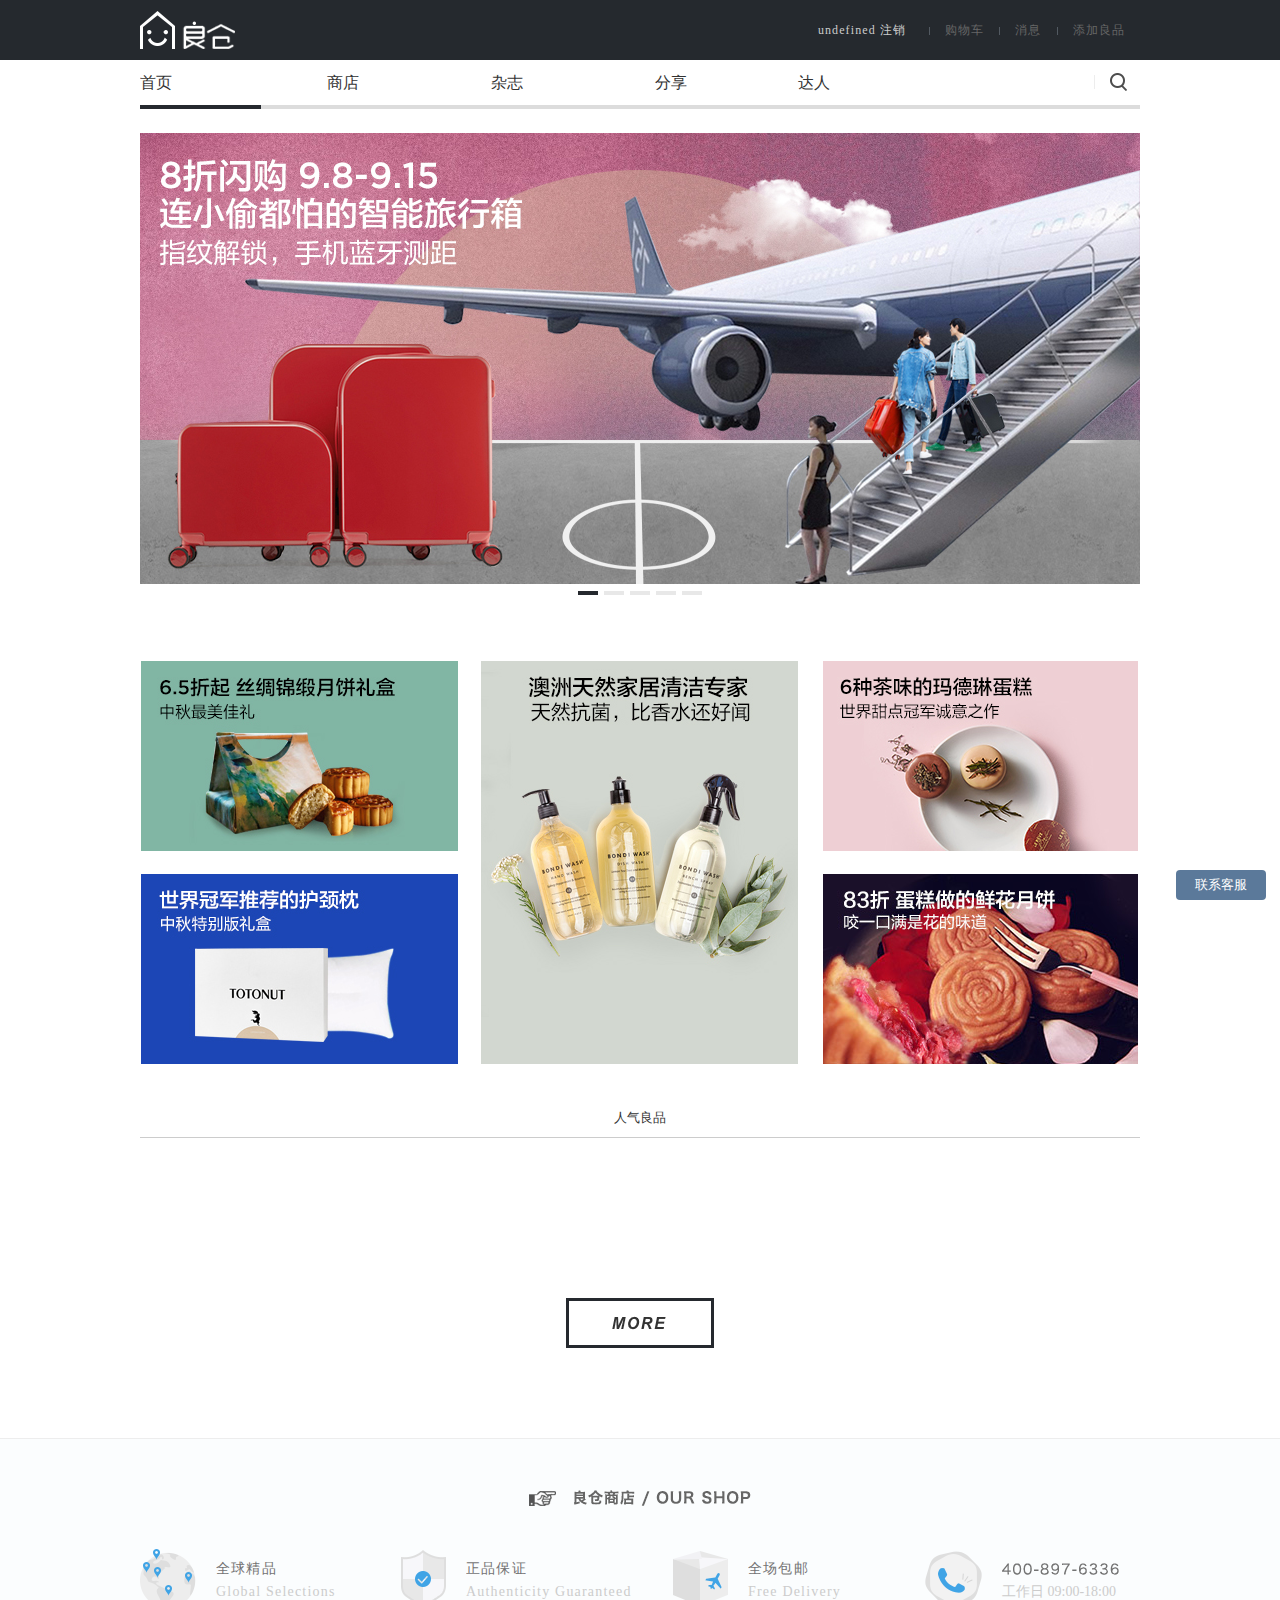
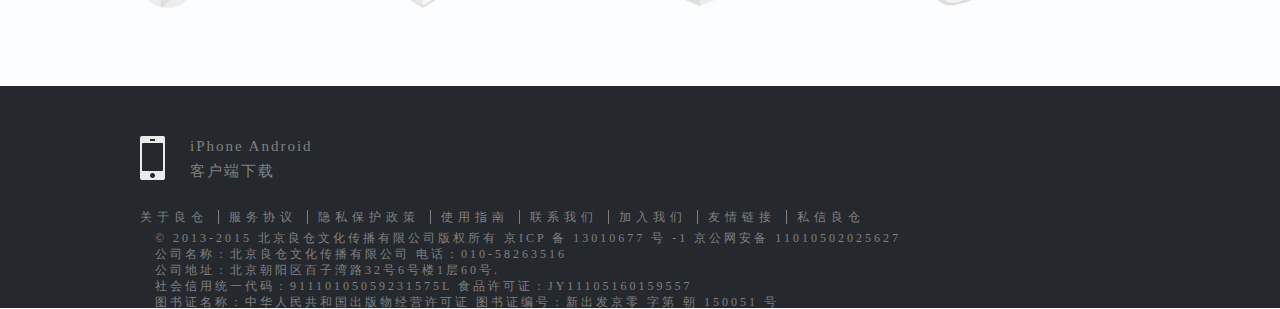
<file: liangcang/liangcang-shouye-cs-qiushuai.html>
<!DOCTYPE html>
<html>
	<head>
		<meta charset="utf-8" />
		<title>良仓.美好生活</title>
		<link href="css/liangcang-shouye.css" rel="stylesheet"/>
	</head>
	<body>
		<div id="talk"><a href="javascript:">联系客服</a></div>
		<div id="goUp" class="bg-photo"></div>
		<div class="header" id="header1">
			<div class="header-box">
				<a class="logo" href="#"></a>
				<ul>
					<li class="sign-up" >
						<a href="../login.html" id="sign-up">登录</a>
						<a href="../register.html" id="sign-in">注册</a>
					</li>
					<li class="line"></li>
					<li class="header-gouwu gouwuche">
						<a href="#">购物车</a>
						<div class="header-gouwu-caidan">
							<ul>
								<li class="header-gouwu-caidan-up">
									你的购物车暂时没有商品...
								</li>
								<li class="header-gouwu-caidan-down">
									快去抢购良仓商品吧！
								</li>
							</ul>
						</div>
					</li>
					
					<li class="line"></li>
					<li class="header-gouwu news">
						<a href="#">消息</a>
						<div class="header-gouwu-news">
							<ul>
								<li><a href="#">动态<span>0</span></a></li>
								<li><a href="#">评论<span>0</span></a></li>
								<li><a href="#">私信<span>0</span></a></li>
								<li><a href="#">粉丝<span>0</span></a></li>
								<li><a href="#">喜欢<span>0</span></a></li>
								<li class="lastLi"><a href="#">通知<span>0</span></a></li>
							</ul>
						</div>
					</li>
					<li class="line"></li>
					<li class="header-gouwu wupin">
						<a href="#">添加良品</a>
					</li>
				</ul>
				
			</div>
		</div>
		<div class="header-body">
			<div class="header-body-box">
				<div class="header-body-box-top" id="header-box-top">
					<ul>
						<li class="homePage"><a href="http://127.0.0.1:8020/liangcang/liangcang-shouye-cs-qiushuai.html?__hbt=1509526749307">首页</a></li>
						<li class="subLi">
							<a href="http://127.0.0.1:8020/liangcang/liangcang-shop-cs-qiushuai.html?__hbt=1509525126993">商店</a>
							<div class="subShop" id="shop">
								<ul>
									<li>
										<a href="#">
											<img src="img/head/goods1.png"/>
											<span></span>
										</a>
										<div class="homeFurnshing">
										</div>
									</li>
									<li>
										<a href="#">
											<img src="img/23683.png"/>
											<span></span>
										</a>
										<div class="homeFurnshing">
										</div>
									</li>
									<li>
										<a href="#">
											<img src="img/23685.png"/>
											<span></span>
										</a>
										<div class="homeFurnshing">
										</div>
									</li>
									<li>
										<a href="#">
											<img src="img/23686.png"/>
											<span></span>
										</a>
										<div class="homeFurnshing">
										</div>
									</li>
									<li>
										<a href="#">
											<img src="img/head/goods1.png"/>
											<span></span>
										</a>
										<div class="homeFurnshing">
										</div>
									</li>
									<li>
										<a href="#">
											<img src="img/head/goods1.png"/>
											<span></span>
										</a>
										<div class="homeFurnshing">
										</div>
									</li>
									<li>
										<a href="#">
											<img src="img/head/goods1.png"/>
											<span></span>
										</a>
										<div class="homeFurnshing">
										</div>
									</li>
									<li>
										<a href="#">
											<img src="img/head/goods1.png"/>
											<span></span>
										</a>
										<div class="homeFurnshing">
										</div>
									</li>
									<li>
										<a href="#">
											<img src="img/head/goods1.png"/>
											<span></span>
										</a>
										<div class="homeFurnshing">
										</div>
									</li>
									<li>
										<a href="#">
											<img src="img/head/goods1.png"/>
											<span></span>
										</a>
										<div class="homeFurnshing">
										</div>
									</li>
									<li>
										<a href="#">
											<img src="img/head/goods1.png"/>
											<span>家居</span>
										</a>
										<div class="homeFurnshing">
										</div>
									</li>
									<li>
										<a href="#">
											<img src="img/head/goods1.png"/>
											<span>家居</span>
										</a>
										<div class="homeFurnshing">
										</div>
									</li>
									<li>
										<a href="#">
											<img src="img/head/goods1.png"/>
											<span>家居</span>
										</a>
										<div class="homeFurnshing">
										</div>
									</li>
									<li>
										<a href="#">
											<img src="img/head/goods1.png"/>
											<span>家居</span>
										</a>
										<div class="homeFurnshing">
										</div>
									</li>
									<li>
										<a href="#">
											<img src="img/head/goods1.png"/>
											<span>家居</span>
										</a>
										<div class="homeFurnshing">
										</div>
									</li>
									<li>
										<a href="#">
											<img src="img/head/goods1.png"/>
											<span>家居</span>
										</a>
										<div class="homeFurnshing">
										</div>
									</li>
									<li>
										<a href="#">
											<img src="img/head/goods1.png"/>
											<span>家居</span>
										</a>
										<div class="homeFurnshing">
										</div>
									</li>
									<li>
										<a href="#">
											<img src="img/head/goods1.png"/>
											<span>家居</span>
										</a>
										<div class="homeFurnshing">
										</div>
									</li>
									<li>
										<a href="#">
											<img src="img/head/goods1.png"/>
											<span>家居</span>
										</a>
										<div class="homeFurnshing">
										</div>
									</li>
								</ul>
								<div class="newShow">
									<a href="#">
										<img src="img/head/goods0.jpg"/>
										<span>新视线：  2015年7月刊</span>
									</a>
								</div>
							</div>
						</li>
						<li class="subLi"><a href="#">杂志</a></li>
						<li class="subLi"><a href="#">分享</a></li>
						<li class="subLi daren"><a href="#">达人</a></li>
					</ul>
					<div class="search">
						<div class="search-box">
							<div class="search-input" style="left: 280px;" id="search-box">
								<input type="text" placeholder="search..." id="search1"/>
							</div>
						</div>
						<a id="search-logo" class="bg-photo"></a>
					</div>
				</div>
				<div class="header-body-box-lunbotu" id="big-box">
					<div class="images-box" style="margin-top: 23px;" id="move-box">
						<ul>
							<li><a href="#"><img src="img/index/current5.jpg" /></a></li>
							<li><a href="#"><img src="img/index/current1.jpg" /></a></li>
							<li><a href="#"><img src="img/index/current2.jpg" /></a></li>
							<li><a href="#"><img src="img/index/current3.jpg" /></a></li>
							<li><a href="#"><img src="img/index/current4.jpg" /></a></li>
							<li><a href="#"><img src="img/index/current5.jpg" /></a></li>
							<li><a href="#"><img src="img/index/current1.jpg" /></a></li>
						</ul>
					</div>
					<div class="btn" id="btn-left">
						<div></div>
					</div>
					<div class="btn" id="btn-right">
						<div></div>
					</div>
					
				</div>
				<div class="icon" id="icon1">
					<ul>
						<li class="current"></li>
						<li></li>
						<li></li>
						<li></li>
						<li></li>
					</ul>
				</div>
				<div class="header-body-box-bottom">
					<div class="item1" style="top: 0;left: 0;">
						<a href="#"><img src="img/index/良仓_04.png"/></a>
					</div>
					<div class="item2">
						<a href="#"><img src="img/index/良仓_06.png"/></a>
					</div>
					<div class="item1" style="top: 0;right: 0;">
						<a href="#"><img src="img/index/良仓_08.png"/></a>
					</div>
					<div class="item1" style="bottom: 0;left: 0;">
						<a href="#"><img src="img/index/良仓_12.png"/></a>
					</div>
					<div class="item1" style="bottom: 0;right: 0;">
						<a href="#"><img src="img/index/良仓_13.png"/></a>
					</div>
				</div>
				<div class="renqi">
					人气良品
				</div>
				
				<div class="shopShow" id="shop-box">
					
				</div>
				<div id="pagers">
					<a href="http://127.0.0.1:8020/liangcang/liangcang-shop-cs-qiushuai.html?__hbt=1509525126993" target="_blank" class="more bg-photo"></a>
					
				</div>
				
			</div>
		
			<div id="service">
				<a href="#" class="bg-photo">
					<p class="hand bg-photo" style="left: 0;" id="ahand"></p>
				</a>
				<div class="slogen">
					<dl class="fore1">
						<dt class="bg-photo"></dt>
						<dd>
							<p class="chinesetop">全球精品</p>
							<p class="english">Global Selections</p>
							<p class="clr"></p>
						</dd>
					</dl>
					<dl class="fore2">
						<dt class="bg-photo"></dt>
						<dd>
							<p class="chinesetop">正品保证</p>
							<p class="english">Authenticity Guaranteed</p>
							<p class="clr"></p>
						</dd>
					</dl>
					<dl class="fore3">
						<dt class="bg-photo"></dt>
						<dd>
							<p class="chinesetop">全场包邮</p>
							<p class="english">Free Delivery</p>
							<p class="clr"></p>
						</dd>
					</dl>
					<dl class="fore4">
						<dt class="bg-photo"></dt>
						<dd>
							<p class="chinesetop phonehm bg-photo"></p>
							<p class="english">工作日 09:00-18:00</p>
							<p class="clr"></p>
						</dd>
					</dl>
					<p class="clr"></p>
				</div>
			</div>
		</div>
		<div id="footer">
			<div class="footer-text">
				<div class="footer-left">
					<a href="#" class="download">
						<p>iPhone Android</p>
						<p>客户端下载</p>
					</a>
					<ul class="more-link">
						<li class="about"><a href="#">关于良仓</a></li>
						<li><a href="#">服务协议</a></li>
						<li><a href="#">隐私保护政策</a></li>
						<li><a href="#">使用指南</a></li>
						<li><a href="#">联系我们</a></li>
						<li><a href="#">加入我们</a></li>
						<li><a href="#">友情链接</a></li>
						<li><a href="#">私信良仓</a></li>
					</ul>
					<div class="footer-left-text">
						<p>©  2013-2015 北京良仓文化传播有限公司版权所有 京ICP 备 13010677 号 -1  京公网安备 11010502025627</p>
						<p>  公司名称：北京良仓文化传播有限公司  电话：010-58263516</p>
						<p>  公司地址：北京朝阳区百子湾路32号6号楼1层60号.</p>
						<p>  社会信用统一代码：91110105059231575L  食品许可证：JY11105160159557  </p>
						<p>  图书证名称：中华人民共和国出版物经营许可证  图书证编号：新出发京零 字第 朝 150051 号  </p>
					</div>
				</div>
			</div>
		</div>
		
	</body>
</html>
<script src="js/jquery-3.2.1.js"></script>
<script src="js/jquery.mousewheel.js"></script>
<script src="../js/jquery.cookie.js"></script>
<script src="js/lunbotu.js"></script>
<script src="js/getShops.js" type="text/javascript" charset="utf-8"></script>
<script src="js/liangcang-shouye.js"></script>
<script type="text/javascript">
	var p = 0;
	$($("#header-box-top>ul>li")[p]).addClass("active")
</script>
</file>
<file: shangpingtiaozhuan/css/index1.css>
*{
	padding: 0;
	margin: 0;
	font-family: "Hiragino Sans GB", 冬青黑体, "Hiragino Kaku Gothic ProN", "Microsoft Yahei", Simsun, Arial, Helvetica, sans-serif;
}
.head{
	width: 100%;
	height: 100px;
	background: darkgoldenrod;
}
.juzhong{
	width:1000px;
	margin: 0 auto;
}
.clock{
	width: 1000px;
	height: 40px;
	margin:0 auto ;
}
.clock p{
	line-height: 40px;
	font-family: "Hiragino Sans GB", 冬青黑体, "Hiragino Kaku Gothic ProN", "Microsoft Yahei", Simsun, Arial, Helvetica, sans-serif;
	color: #bfbfc1;
	float: left;
	font-size: 12px;
}
.navbox{
	width: 750px;
	height: 480px;
	border: 1px solid red;
	float: left;
	position: relative;
}
.navbox ul li{
	width: 350px;
	height: 350px;
	list-style: none;
}
.navbox ul li img{
	width: 350px;
	height: 350px;
	background-size: 100%;
	position: absolute;
}
.clock-1{
	width: 380px;
	height: 60px;
	background: goldenrod;
	position: absolute;
	top: 350px;
	left: 0;
}
.clock-2{
	width: 335px;
	height: 435px;
	border: 1px solid gray;
	float: right;
	position: absolute;
	top:0;
	left: 380px;
}
.like{
	width: 335px;
	height: 35px;
	border: 1px solid red;
}
.like img{
	line-height: 35px;
	float:left;
	margin-top: 5px;
}
.like p{
	float: left;
	margin-top:3px ;
	margin-left: 3px;
}
.clock-2 a{
	color: #878787;
	font-size: 24px;
}
.clock-2>p{
	color: #333333;
	font-size: 20px;
}
.like-1{
	width: 330px;
	height: 40px;
	border: 1px solid khaki;
}
.like-1 p{
	font-size: 12px;
	color: #999999;
	float: left;
	margin-top: 5px;
}
.like-1 a{
	font-size: 18px;
	color: #1083ff;
	float: left;
	margin-left: 5px;
}
.like-2{
	width: 300px;
	padding-left:44px ;
	float: left;
}
.fj{
	font-size: 12px;
	float: left;
}
.fj img{
	width: 14px;
	height: 14px;
	background-size: 100%;
	float: left;
	margin-top: 3px;
}
.dp{
	font-size: 12px;
	float: left;
}
.dp img{
	width: 14px;
	height: 14px;
	background-size: 100%;
	float: left;
	margin-top: 3px;
	margin-left: 10px;
}
.colorCon{
	width: 300px;
	height: 60px;
	float: left;
	border: 1px solid hotpink;
}
.colorCon>p{
	color: #b5b5b5;
	font-size: 12px;
	line-height: 60px;
	float: left;
}
.colorCon-1{
	width: 45px;
	height: 60px;
	float: left;
	border: 1px solid aqua;
	font-size: 12px;
	color: #000;
	text-align:center;
}
.colorCon img{
	width: 34px;
	height: 34px;
	background-size: 100%;
	float: left;
	margin: 5px 5px;
}
.colorCon-2{
	width: 45px;
	height: 60px;
	float: left;
	border: 1px solid aqua;
	font-size: 12px;
	color: #000;
	text-align:center;
}.colorCon-3{
	width: 45px;
	height: 60px;
	float: left;
	border: 1px solid aqua;
	font-size: 12px;
	color: #000;
	text-align:center;
}
.jia-j{
	width: 300px;
	height: 35px;
	float: left;
}
.jia-j>p{
	color: #b5b5b5;
	font-size: 12px;
	line-height: 35px;
	float: left;
}
.jia-j img{
	width: 13px;
	height: 13px;
	background-size: 100%;
	margin-top: 10px;
}
.jia-j input{
	width: 52px;
	height: 24px;
}
</file>
<file: css/liangcang-shop.css>
*{
	margin: 0;padding: 0;
}
li{
	list-style:none;
}
img{
	border: none;
}
a{
	text-decoration: none;
}
#goUp{
	position: fixed;bottom: 50px;right: 30px;width: 59px;height: 59px;background-position: -20px -813px;
	cursor: pointer;display: none;z-index: 9999;
}
#talk{
	font-size: 13px;
    position: fixed;
    bottom: 0;
    right: 14px;
	z-index: 8888;
}
#talk a{
	    background-color: #5b799a;    
	    display: block;
	    color: #fff;
	    width: 90px;
	    height: 30px;
	    line-height: 30px;
	    border-radius: 4px;
	    text-decoration: none;
	    font-size: 13px;
	    text-align: center;
	    
}
.bg-photo{
	background: url(../img/icon.png) no-repeat;
}
.header{
	background: #25292e;position: fixed;width: 100%;height: 60px;top: 0;z-index: 8888;
}
.header-box{
	height: 60px;width: 1000px;position: absolute;left: 50%;top: 0;margin-left: -500px;
}

.header-gouwu-caidan{
	position: absolute;top: 60px;width: 320px;height: 120px;z-index: 9999;left: -29px;display: none;
}
.header-gouwu-caidan ul li.header-gouwu-caidan-up{
	width: 320px;height: 70px;background: #25292E;line-height: 70px;text-align: center;font-size: 14px;color: #fff;
}
.header-gouwu-caidan ul li.header-gouwu-caidan-down{
	width: 320px;height: 50px;background: #7dbfde;line-height: 50px;text-align: center;font-size: 14px;color: #fff;
}

.header-box ul li.gouwuche:hover .header-gouwu-caidan{
	display: block;
}
.header-gouwu-news{
	position: absolute;top: 60px;width: 190px;z-index: 9999;left: 101px;display: none;
}
.header-gouwu-news>ul>li{
	width: 160px;padding: 0 15px;background: #292f34;height: 45px;line-height: 44px;
}
.header-gouwu-news>ul>li.lastLi{
	height: 44px;
}
.header-gouwu-news>ul>li>a{
	display: block;width: 100%;height: 44px;line-height: 44px;border-bottom: 1px solid #3f4449;
	color: #ccc;font-size: 12px;letter-spacing: 1.5px;
}
.header-gouwu-news>ul>li>a>span{
	float: right;
}
.header-box ul li:hover a{
	color: #ccc;animation: all 1s;
}
.header-box ul li.news:hover .header-gouwu-news{
	display: block;
}

.subShop{
				width: 1000px;
				height: 500px;
				position: absolute;
				left: 0;
				top: 48px;
				display: none;
				z-index: 8;
				background: white;
			}
			.subShop ul{
				width: 700px;
				float: left;
			}
			.subShop ul li{
				width: 100px;
				height: 80px;
				padding-top: 20px;
				float: left;
				
			}
			.subShop ul li img{
				width: 40px;
				height: 40px;
				float: left;
				margin: 0 30px;
			}
			.subShop ul li span{
				width: 30px;
				height: 40px;
				float: left;
				margin: -20px 35px;
				font-size:14px;
				font-weight: bold;
				color: #4d4d4d;
			}
			.newShow{
				width: 232px;
				height:232px;
				float: right;
				margin-top: 50px;
			}
			.newShow img{
				width: 232px;
				height:232px;
				float: left;
			}
			.newShow span{
				font: 14px/30px "微软雅黑";
				color: #000;
			}
			.subLi:hover .subShop{
				display: block;
			}

.logo{
	display: block;width: 95px;height: 38px;background: url(../img/icon.png);margin-top: 11px;float: left;
	
}
.logo:hover{
	opacity: 0.7;
}
.header-box>ul{
	float: right;height: 56px;position: relative;
}
.header-box>ul>li{
	float: left;font-size: 12px;height: 60px;line-height: 60px;
}
.sign-up{
	margin-right: 8px;font-size:14px;letter-spacing: 1.1px;
}
.sign-up a{
	color: #ccc;
}
#sign-in{
	padding-right: 15px;
}

.header-gouwu>a{
	color: #666;display: inline-block;height: 60px;line-height: 60px;padding: 0 15px;letter-spacing: 1.1px;
}
.header-box ul li.line{
	width: 1px;height: 8px;background: #525961;margin-top: 27px;
}
.header-body{
	width: 100%;position: relative;
}
.header-body-box{
	width: 1000px;position: relative;left: 50%;margin-left: -500px;
}
.header-body-box-top{
	position: fixed;height: 49px;top:60px;z-index:6666;background:white;
}
.header-body-box-top>ul{
	width: 734px;
	height: 49px;
	float: left;
}
.search{
	height: 45px;float: left;
	width: 266px;
	border-bottom: 4px solid gainsboro;cursor: pointer;
}
#search-logo{
	display: block;width: 33px;height: 40px;background-position: -167px -145px;background-color: #fff;float: right;
	margin-right: 13px;position: absolute;right: 0;top: 1px;
}
.search-box{
	position: relative;height: 49px;width: 266px;overflow: hidden;
	
}
.search-input{
	position: relative;top: 0;width: 260px;height: 45px;border-bottom: 4px solid #25292E;
	background: transparent;text-align: left;overflow: hidden;
}
.search-input input{
	width: 188px;height: 30px;border: 0;padding-left: 4px;line-height: 30px;resize: none;outline: none;
	position: relative;left: 4px;top: 8px;font: 16px arial;
}

.header-body-box-top>ul>li{
	float: left;height: 45px;line-height: 46px;width: 164px;border-bottom: 4px solid gainsboro;
}
.header-body-box-top>ul>li:hover{
	border-bottom-color: #25292E;
}
.header-body-box-top>ul>li>a{
	color: #333;
}
.header-body-box-top>ul>li.homePage{
	width: 121px;
}
.header-body-box-top>ul>li.daren{
	width: 121px;
}
.subLi{
	text-align: center;
}

#main{
	width:1000px;
	height: 1000px;
	margin: 0 auto;
	position: relative;
	margin-top: 110px;
}
.album{
	width: 375px;
	float: left;
	padding: 5px;
	
}
.bigShow{
	width: 350px;
	height: 350px;
	float: left;
	
}
.bigShow img{
	width: 350px;
	height: 350px;
	float: left;
}


.little-show{
	width: 410px;
	height: 70px;
	float: left;
	margin-top: 10px;
	margin-left: -30px;
	position: relative;
}
.img-box{
	width: 350px;
	height: 70px;
	float: left;
	margin-left: 30px;
	overflow: hidden;
}
.pre{
	width:30px; height: 62px;  position: absolute;background: #FFFFFF;
	left: 0; top: 0; font-size: 40px; line-height: 63px; color: red;
	text-align: center;
}
.next{
	width:30px; height: 62px;  position: absolute;background: #FFFFFF;
	right: 0; top: 0; font-size: 40px; line-height: 63px; color: red;
	text-align: center;
}
.littleshow{
	height: 60px;
	float: left;
}
.littleshow li{
	width: 60px;
	height: 60px;
	float: left;
	margin-right: 10px;
}

.littleshow li.on{
	border: 1px solid black;
}

.littleshow li img{
	width: 60px;
	height: 60px;
	float: left;
}
.showCenter{
	width: 330px;
	height: 530px;
	float: left;
	border: 1px solid red;
}
.like{
	width: 330px;
	height: 21px;
	float: left;
}
.like a{
	width: 80px;
	height: 21px;
	float: left;
	
}
</file>
<file: liangcang/css/liangcang-shouye.css>
*{
	margin: 0;padding: 0;
}
li{
	list-style:none;
}
img{
	border: none;
}
a{
	text-decoration: none;
}
#goUp{
	position: fixed;bottom: 50px;right: 30px;width: 59px;height: 59px;background-position: -20px -813px;
	cursor: pointer;display: none;z-index: 9999;
}
#talk{
	font-size: 13px;
    position: fixed;
    bottom: 0;
    right: 14px;
	z-index: 8888;
}
#talk a{
	    background-color: #5b799a;    
	    display: block;
	    color: #fff;
	    width: 90px;
	    height: 30px;
	    line-height: 30px;
	    border-radius: 4px;
	    text-decoration: none;
	    font-size: 13px;
	    text-align: center;
	    
}
.bg-photo{
	background: url(../img/icon.png) no-repeat;
}
.header{
	background: #25292e;position: fixed;width: 100%;height: 60px;top: 0;z-index: 8888;
}
.header-box{
	height: 60px;width: 1000px;position: absolute;left: 50%;top: 0;margin-left: -500px;
}

.header-gouwu-caidan{
	position: absolute;top: 60px;width: 320px;height: 120px;z-index: 9999;left: -29px;display: none;
}
.header-gouwu-caidan ul li.header-gouwu-caidan-up{
	width: 320px;height: 70px;background: #25292E;line-height: 70px;text-align: center;font-size: 14px;color: #fff;
}
.header-gouwu-caidan ul li.header-gouwu-caidan-down{
	width: 320px;height: 50px;background: #7dbfde;line-height: 50px;text-align: center;font-size: 14px;color: #fff;
}

.header-box ul li.gouwuche:hover .header-gouwu-caidan{
	display: block;
}
.header-gouwu-news{
	position: absolute;top: 60px;width: 190px;z-index: 9999;left: 101px;display: none;
}
.header-gouwu-news>ul>li{
	width: 160px;padding: 0 15px;background: #292f34;height: 45px;line-height: 44px;
}
.header-gouwu-news>ul>li.lastLi{
	height: 44px;
}
.header-gouwu-news>ul>li>a{
	display: block;width: 100%;height: 44px;line-height: 44px;border-bottom: 1px solid #3f4449;
	color: #ccc;font-size: 12px;letter-spacing: 1.5px;
}
.header-gouwu-news>ul>li>a>span{
	float: right;
}
.header-box ul li:hover a{
	color: #ccc;animation: all 1s;
}
.header-box ul li.news:hover .header-gouwu-news{
	display: block;
}

.subShop{
				width: 1000px;
				height: 500px;
				position: absolute;
				left: 0;
				top: 48px;
				display: none;
				z-index: 8;
				background: white;
			}
			.subShop ul{
				width: 700px;
				float: left;
			}
			.subShop ul li{
				width: 100px;
				height: 80px;
				padding-top: 20px;
				float: left;
				
			}
			.subShop ul li img{
				width: 40px;
				height: 40px;
				float: left;
				margin: 0 30px;
			}
			.subShop ul li span{
				width: 30px;
				height: 40px;
				float: left;
				margin: -20px 35px;
				font-size:14px;
				font-weight: bold;
				color: #4d4d4d;
			}
			.newShow{
				width: 232px;
				height:232px;
				float: right;
				margin-top: 50px;
			}
			.newShow img{
				width: 232px;
				height:232px;
				float: left;
			}
			.newShow span{
				font: 14px/30px "微软雅黑";
				color: #000;
			}
			.subLi:hover .subShop{
				display: block;
			}

.logo{
	display: block;width: 95px;height: 38px;background: url(../img/icon.png);margin-top: 11px;float: left;
	
}
.logo:hover{
	opacity: 0.7;
}
.header-box>ul{
	float: right;height: 56px;position: relative;
}
.header-box>ul>li{
	float: left;font-size: 12px;height: 60px;line-height: 60px;
}
.sign-up{
	margin-right: 8px;font-size:14px;letter-spacing: 1.1px;
}
.sign-up a{
	color: #ccc;
}
#sign-in{
	padding-right: 15px;
}

.header-gouwu>a{
	color: #666;display: inline-block;height: 60px;line-height: 60px;padding: 0 15px;letter-spacing: 1.1px;
}
.header-box ul li.line{
	width: 1px;height: 8px;background: #525961;margin-top: 27px;
}
.header-body{
	width: 100%;position: relative;
}
.header-body-box{
	width: 1000px;position: relative;left: 50%;margin-left: -500px;
}
.header-body-box-top{
	position: fixed;height: 49px;top:60px;z-index:6666;background:white;
}
.header-body-box-top>ul{
	width: 734px;
	height: 49px;
	float: left;
}
.search{
	height: 45px;float: left;
	width: 266px;
	border-bottom: 4px solid gainsboro;cursor: pointer;
}
#search-logo{
	display: block;width: 33px;height: 40px;background-position: -167px -145px;background-color: #fff;float: right;
	margin-right: 13px;position: absolute;right: 0;top: 1px;
}
.search-box{
	position: relative;height: 49px;width: 266px;overflow: hidden;
	
}
.search-input{
	position: relative;top: 0;width: 260px;height: 45px;border-bottom: 4px solid #25292E;
	background: transparent;text-align: left;overflow: hidden;
}
.search-input input{
	width: 188px;height: 30px;border: 0;padding-left: 4px;line-height: 30px;resize: none;outline: none;
	position: relative;left: 4px;top: 8px;font: 16px arial;
}

.header-body-box-top>ul>li{
	float: left;height: 45px;line-height: 46px;width: 164px;border-bottom: 4px solid gainsboro;
}
.header-body-box-top>ul>li.active{
	border-bottom-color: #25292E;
}

.header-body-box-top>ul>li>a{
	color: #333;
}
.header-body-box-top>ul>li.homePage{
	width: 121px;
}
.header-body-box-top>ul>li.daren{
	width: 121px;
}
.subLi{
	text-align: center;
}
.header-body-box-lunbotu{
	width: 1000px;height: 475px;position: relative;	overflow: hidden;top:109px;
}
.header-body-box-lunbotu:hover .btn{
	display: block;
}
.images-box{
	position:absolute;height: 475px;top: 0;width: 7000px;z-index: 1;left: -1000px;
}
.images-box>ul>li{
	width: 1000px;height:475px;float: left;
}
.btn{
	position: absolute;top: 50%;z-index: 10;width: 50px;height: 50px;cursor: pointer;margin-top: -25px;
	display: none;
}
#btn-left,#btn-right{
	border-radius: 100%;background: rgba(0,0,0,0.3);
}
#btn-right{
	right: 32px;
}
#btn-left{
	left: 32px;
}
#btn-left>div{
	background: url(../img/index/normal_right.png) 0px 0px no-repeat;width: 50px;height: 50px;
}
#btn-right>div{
	background: url(../img/index/normal_left.png) 0px 0px  no-repeat;width: 50px;height: 50px;
}
.icon{
	height: 18px;width: 130px;padding: 7px 435px;position: relative;top: 109px;
}

.icon>ul>li{
	width: 20px;height: 4px;background: #e8e8e8;float: left;margin: 0 3px;cursor: pointer;
}
.icon ul li.current{
	background: #25292E;
}



.header-body-box-bottom{
	width: 1000px;height: 403px;margin-top: 12px;position: relative;top: 141px;
}
.item1{
	width: 317px;height: 190px;position: absolute;
}
.item2{
	width: 318px;height: 403px;position: absolute;left: 340px;top: 0;
}






.renqi{
	padding: 10px 0px;border-bottom: 1px solid #ccc;text-align: center;color: #333;width: 100%;
	margin: 36px 0 20px 0;font-size: 13px;position: relative;top: 141px;
}


.shopShow{
	position: relative;width: 1000px;height: auto;top: 161px;
}
.shopShow div.first{
	margin-left: 0;
}
.item{
	width: 316px;height: 366px;margin: 0 0 26px 26px;float: left;position: relative;z-index: 14;
}


.item-img{
	width: 316px; height: 316px;
}
.item-img img{
	width: 316px; height: 316px;
}
.item-bg{
	display: none;position: absolute;top: 0;left: 0;width: 316px;height: 316px;background: rgba(0,0,0,0.5);
}
.item-img:hover .item-bg{
	display: block;
}
.item-bg h2{
	color: blue;font-style: italic;margin: 15px 0 0 18px;
}
.item-bg h3{
	color: white;padding: 40px;margin: auto;font-size: 14px;font-weight: normal;line-height: 35px;
}
#pagers{
	text-align: center;position:relative;
}
.more{
	height: 50px;margin: 90px auto 0;width: 148px;clear: both;text-align: center;
	background-position: 0 -640px;cursor: pointer;display: block;position: relative;top: 211px;
}
.more:hover{
	background-position: 0 -688px;
}

#service{
	padding: 51px 0 78px;
	width: 100%;
	
	border-top:  1px solid #ededed;
	background: #fbfdfe;
	margin: 90px auto 0;
	top: 211px;
	position: relative;
}

#service a {
    display: block;
    
    position: relative;
    margin: 0 auto;
    padding-left: 45px;
    width: 177px;
    height: 16px;
    background-position: 45px -417px;
}

#service a .hand {
    position: absolute;
    left: 0;
    top: 0;
    top: 1px;
    width: 27px;
    height: 15px;
    background-position: -173px -356px;
    overflow: hidden;
}


.slogen {
    padding-top: 42px;
    margin: 0 auto;
    width: 1000px;
    overflow: hidden;
}


.slogen dl, .slogen dl dd, .slogen dl dt {
    float: left;
    height: 60px;
}


.slogen dl.fore1 dt {
    width: 56px;
    background-position: 0 -355px;
}

.slogen dl.fore1 dd {
    width: 185px;
}
.slogen dl.fore2 dd {
    width: 207px;
}
.slogen dl.fore3 dd {
    width: 177px;
}
.clr {
    display: block;
    overflow: hidden;
    clear: both;
    height: 0;
    line-height: 0;
    font-size: 0;
}

.slogen dd .chinesetop {
    width: 100%;
    height: 24px;
    line-height: 24px;
    overflow: hidden;
    font-size: 14px;
    color: #737373;
    text-align: left;
}

.slogen dd .english {
    line-height: 22px;
    color: #ccc;
    font-size: 14px;
}

.slogen dl.fore1 dt {
    width: 56px;
    background-position: 0 -355px;
    background-repeat: no-repeat;
}
.slogen dl.fore2 dt {
    width: 45px;
    background-position: -153px -217px;
    background-repeat: no-repeat;
}
.slogen dl.fore3 dt {
    width: 55px;
    background-position: -57px -353px;
    background-repeat: no-repeat;
}
.slogen dl.fore4 dt {
    width: 57px;
    background-position: -114px -353px;
    background-repeat: no-repeat;
}
.slogen dl.fore4 dd {
    display: block;
    letter-spacing: 0px;
    word-break: break-all;
    word-wrap: break-word;
    overflow: hidden;
    width: 138px;
    overflow: hidden;
}

.slogen dd {
    padding: 9px 0 0 20px;
    letter-spacing: 1.2px;
    word-break: break-all;
    word-wrap: break-word;
}

.slogen dl.fore4 dd .phonehm {
    background-position: 0 -434px;
    width: 117px;
}
#footer{
	width: 100%;
	height: 172px;
	background: #25292e;
	display: block;
	position: relative;
	bottom: 0;
	top: 211px;
	padding-top: 50px;
}
.footer-text{
	width: 1000px;
	height: 172px;
	display: block;
	margin: 0 auto;
}
.footer-text a{
	color:gray;
}
.download{
	width: 146px;
	height: 44px;
	display: block;
	background: url(../../img/icon.png) no-repeat -175px 0;
	padding-left: 50px;
}
.download p{
	font: 15px/20px "微软雅黑";
	margin-bottom: 5px;
	letter-spacing: 2px;
	font-weight: 300;
}
.more-link li{
	font: 12px/14px "微软雅黑";
	letter-spacing: 5px;
	float: left;
	border-left: 1px solid gray;
	padding: 0 10px;
	margin-top: 30px;
}
.more-link .about{
	padding-left: 0;
	border:none;
}
.footer-left-text{
	font: 12px/14px "微软雅黑";
	float: left;
	color: gray;
	margin-top: 5px;
	margin-left: 15px;
}
.footer-left-text p{
	letter-spacing: 3px;
	margin-top: 2px;
}
</file>
<file: liangcang/css/liangcang-gouwuche.css>
#shopingStep {
    width: 100%;
    color: #333;
    vertical-align: middle;
    padding: 50px 0px 10px 0px;
    height: 32px;
    text-align: center;
    font-size: 14px;
    
    margin-top: 109px;
}

#shopingStep .item3 {
    width: auto;
    height: 30px;
    display: inline-block;
    line-height: 30px;
}

#shopingStep .item3 .txt {
    width: 135px;
    height: 20px;
    display: block;
    color: #666;
}

#shopingStep .item3 .chk{
	color: #6393b4;
}


#shopingcarlist {
	margin-top: 20px;
    width: 100%;
    color: #666;
    
}
table {
    border-collapse: collapse;
    border-spacing: 0;
}
#shopingcarlist .carTab {
    width: 100%;
    border-bottom: 2px solid #ccc;
}

#shopingcarlist .carTab tr th {
    border-bottom: 2px solid #ccc;
    padding: 15px 5px;
    font-size: 15px;
}

#shopingcarlist .carTab tr td {
    padding: 15px 5px;
    text-align: center;
    vertical-align: top;
}

#itemlist2 td{
	border-bottom: 1px solid #f0f0f0;
} 


#shoppingcarList .carTab tr .txtl {
    text-align: left;
}

#shopingcarlist .carTab tr .chkbox {
    width: 12px;
    height: 12px;
    display: inline-block;
    margin-right: 2px;
    margin-left: 12px;
}



#shopingcarOpt{
		width: 100%;
	    clear: both;
	    text-align: center;
	    padding: 20px 0px;
}

#shopingcarOpt p {
    font-size: 14px;
    line-height: 30px;
}

#checkoutBtn {
    display: inline-block;
    width: 168px;
    height: 30px;
    color: #fff;
    _margin-bottom: 15px;
    line-height: 30px;
    vertical-align: middle;
    text-align: center;
    background: #7fa6c5;
    margin-top: 5px;
    border: none;
}

#shopingcarOpt p .priceNo {
    color: #197bc9;
    font-size: 20px;
    display: inline-block;
    margin-left: 10px;
}

#shopingcarOpt fieldset {
    border: 1px solid #ccc;
    border-left: none;
    border-right: none;
    border-bottom: none;
    font-size: 14px;
    color: #404040;
    width: 60px;
    padding: 0 54px;
    display: inline-block;
    margin-top: 15px;
}

#shopingcarOpt fieldset a {
    color: #404040;
}
</file>
<file: liangcang/css/liangcang-jiesuan.css>
#shopBanner{
	
    width: 100%;
    height: auto;
	margin-top: 115px;
}

#shopingStep {
    width: 100%;
    color: #333;
    vertical-align: middle;
    padding: 50px 0px 10px 0px;
    height: 32px;
    text-align: center;
    font-size: 14px;
    
  
}

#shopingStep .item3 {
    width: auto;
    height: 30px;
    display: inline-block;
    line-height: 30px;
}

#shopingStep .item3 .txt {
    width: 135px;
    height: 20px;
    display: block;
    color: #666;
}

#shopingStep .item3 .chk{
	color: #6393b4;
}

#shoppingcarList {
    width: 100%;
    color: #666;
}

#shoppingcarList .navTle3 {
    width: 100%;
    font-size: 16px;
    padding: 3px 0px;
    color: #333;
    height: 30px;
    line-height: 30px;
    vertical-align: middle;
    text-align: left;
    border-bottom: 1px solid #999;
}
</file>
<file: liangcang/css/liangcang-shop.css>
.osm-tle{
	
    margin: 40px 0px;
    position: relative;

    height: 47px;
	background: url(../img/icon.png)  center -532px no-repeat;
	z-index: 6;
	top: 109px;
}
.osm-tle a {
    display: block;
    width: 188px;
    height: 40px;
    
    background: url(../img/icon.png) 0 -739px no-repeat;
   
}

.osm-cls {
    border-bottom: 1px solid #ededed;
    position: relative;
    float: left;
    width: 840px;
    z-index: 1;
}

.osm-cls li {
    float: left;
    display: block;
    _display: inline;
    zoom: 1;
    position: relative;
    padding: 6px 20px 5px 0px;
    height: 25px;
    border-bottom: 1px solid #ededed;
    margin: 10px 0px -1px 0px;
    font-size: 14px;
}

.osm-cls li a.new {
    background-position: -173px -584px;
    text-align: right;
}

.osm-cls li a {
    width: 64px;
    color: #333;
    text-align: center;
    display: block;
    _display: inline;
    zoom: 1;
    margin-top: 1px;
    height: 24px;
    _border-bottom: 1px solid #fff;
    line-height: 24px;
    vertical-align: middle;
    
}

.osm-price{
	width: 142px;
    margin: 10px 0 0;
   	font-size: 14px;
    text-align: right;
    border-bottom: 1px solid #ededed;
    position: relative;
    float: right;
    height: 24px;
    padding: 7px 18px 5px 0px;
    position: relative;
    cursor: pointer;
    z-index: 1;
}



.osm-price .arrow {
	display: block;
    position: absolute;
    right: 0;
    top: 5px;
    width: 12px;
    height: 20px;
    background-position: -188px -385px;
    transition: transform 0.3s ease-out;
}

.osm-price:hover .arrow {
    
    -webkit-transform: rotateZ(-180deg);
    -moz-transform: rotateZ(180deg);
    -o-transform: rotateZ(180deg);
    -ms-transform: rotateZ(180deg);
    transform: rotateZ(180deg);
    
}

.osm-price ul {
    display: none;
    width: 95px;
    position: absolute;
    z-index: 100000;
    right: 0px;
    top: 36px;
    border: 1px solid #ededed;
    background: #fff;
}

.osm-price:hover ul {
    display: block;
}

.osm-price ul li a {
    display: block;
    
    zoom: 1;
    padding: 0px 10px;
    width: 75px;
    height: 39px;
    color: #666;
    border-bottom: 1px solid #ededed;
    line-height: 39px;
    vertical-align: middle;
    text-align: left;
}

.osm-price ul li a.chk{
	background: #333;
	color: #fff;
}
</file>
